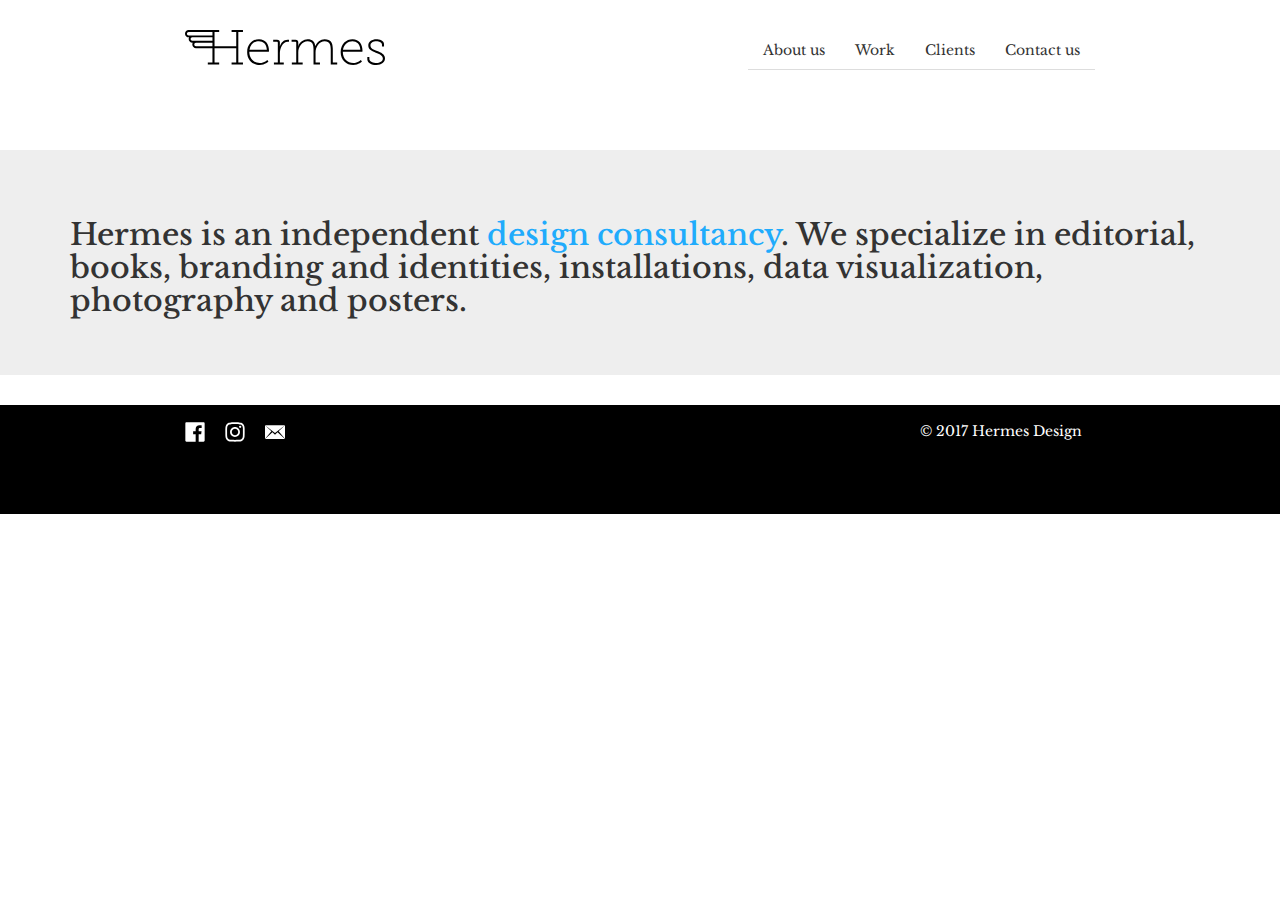
<file: index.html>
<!DOCTYPE html>
<html>
<head>
    <!-- Global site tag (gtag.js) - Google Analytics -->
<script async src="https://www.googletagmanager.com/gtag/js?id=UA-157551551-1"></script>
<script>
  window.dataLayer = window.dataLayer || [];
  function gtag(){dataLayer.push(arguments);}
  gtag('js', new Date());

  gtag('config', 'UA-157551551-1');
</script>

	<title>=Hermes</title>
	<meta charset="utf=8"/>
    <link href='https://fonts.googleapis.com/css?family=Libre+Baskerville:400,700,400italic' rel='stylesheet' type='text/css'>
  <link rel="stylesheet" href="css/bootstrap.css">
    <link rel="stylesheet" type:"text/css" href="css/main.css">
    
    <meta name="viewport" content="width=device-width, initial-scale=1.0">

</head>
<body>
    <div class="header">
      <div class="container">
        <div class="row">
          <div class="col-md-3"><div class="imglogo"><img src="img/hermes.logo.svg" width="200px"></div></div>
          <div class="col-md-9">
            <ul class="nav nav-tabs pull-right">
              <li><a href="pages/about_us.html">About us</a></li>
              <li><a href="pages/work.branding.html">Work</a></li>
              <li><a href="pages/clients.html">Clients</a></li>
              <li><a href="pages/contact_us.html">Contact us</a></li>
            </ul>
          </div>
        </div>
      </div>
    </div>

        <div class="jumbotron">
      <div class="container">
        <h2>Hermes is an independent <span id="rojo"> design consultancy</span>. We specialize in editorial, books, branding and identities, installations, data visualization, photography and posters.</h2>
      </div>
    </div>


        <div class="footer">
     <div class="container">   
       <div class="row">
        <div class="col-md-4">
       <ul>
         <li><a href="#"><img src="img/f.svg" width="20px"></a></li>
         <li><a href="#"><img src="img/i.svg" width="20px"></a></li>
         <li><a href="mailto:estudio.hermes.dg@gmail.com"><img src="img/email.svg" width="20px"></a></li>
         </ul>
        </div>
        <div class="pull-right">
          <p>&copy; 2017 Hermes Design</p>
      </div>
     </div>
    </div>
   </div> 

    <html>
</file>
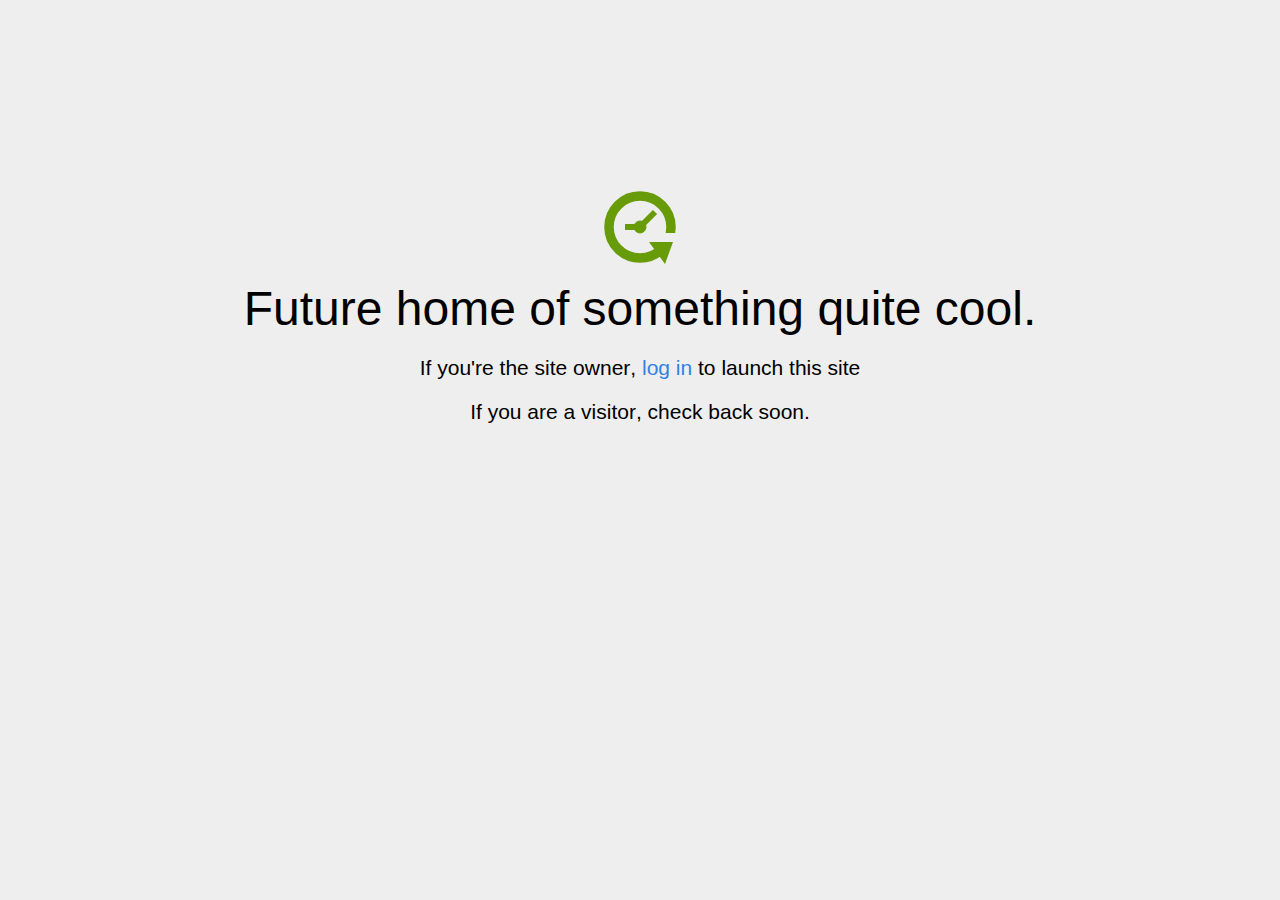
<file: home.html>
<!DOCTYPE html>
<html>
<head>
<title>Coming Soon</title>
<meta http-equiv="content-type" content="text/html; charset=utf-8" >
<meta name="viewport" content="width=device-width, initial-scale=1.0">
<style type="text/css">
body {
  /*background: linear-gradient(90deg, white, gray);*/
  background-color: #eee;
}

body, h1, p {
  font-family: "Helvetica Neue", "Segoe UI", Segoe, Helvetica, Arial, "Lucida Grande", sans-serif;
  font-weight: normal;
  margin: 0;
  padding: 0;
  text-align: center;
}

.container {
  margin-left:  auto;
  margin-right:  auto;
  margin-top: 177px;
  max-width: 1170px;
  padding-right: 15px;
  padding-left: 15px;
}

.row:before, .row:after {
  display: table;
  content: " ";
}

h1 {
  font-size: 48px;
  font-weight: 300;
  margin: 0 0 20px 0;
}

.lead {
  font-size: 21px;
  font-weight: 200;
  margin-bottom: 20px;
}

p {
  margin: 0 0 10px;
}

a {
  color: #3282e6;
  text-decoration: none;
}
</style>
</head>

<body>
<div class="container text-center" id="error">

  <svg height="100" width="100">
    <circle cx="50" cy="50" r="31" stroke="#679b08" stroke-width="9.5" fill="none" />
    <circle cx="50" cy="50" r="6" stroke="#679b08" stroke-width="1" fill="#679b08" />
    <line x1="50" y1="50" x2="35" y2="50" style="stroke:#679b08;stroke-width:6" />
    <line x1="65" y1="35" x2="50" y2="50" style="stroke:#679b08;stroke-width:6" />
    <path d="M59 65 L83 65 L75 87 Z" fill="#679b08" />
    <rect width="20" height="9" x="70" y="56" style="fill:#eee;stroke-width:0;" />
  </svg>
  <div class="row">
    <div class="col-md-12">
      <div class="main-icon text-success"><span class="uxicon uxicon-clock-refresh"></span></div>
      <h1>Future home of something quite cool.</h1>
      <p class="lead">If you're the <strong>site owner</strong>, <a href="/cpanel">log in</a> to launch this site</p>
      <p class="lead">If you are a <strong>visitor</strong>, check back soon.</p>
    </div>
  </div>

</div>

</body>
</html>
</file>
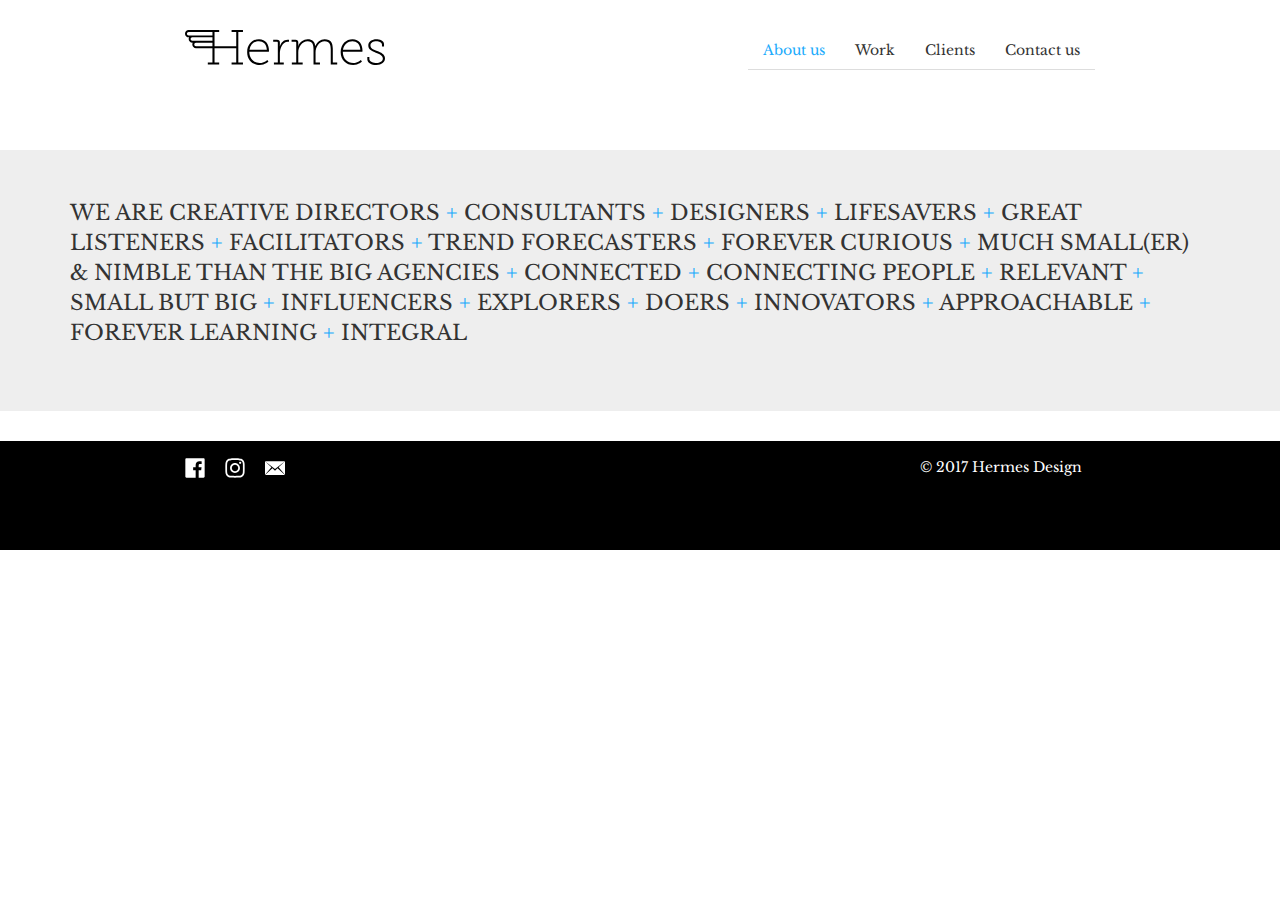
<file: pages/about_us.html>
<!DOCTYPE html>
<html>
<head>
	<title>=Hermes</title>
	<meta charset="utf=8"/>
    <link href='https://fonts.googleapis.com/css?family=Libre+Baskerville:400,700,400italic' rel='stylesheet' type='text/css'>
  <link rel="stylesheet" href="../css/bootstrap.css">
    <link rel="stylesheet" type:"text/css" href="../css/main.css">

    <meta name="viewport" content="width=device-width, initial-scale=1.0">

</head>
<body>
    <div class="header">
      <div class="container">
        <div class="row">
          <div class="col-md-3"><a href="../index.html"><div class="imglogo"><img src="../img/hermes.logo.svg" width="200px"></a></div></div>
          <div class="col-md-9">
            <ul class="nav nav-tabs pull-right">
              <li><a href="about_us.html" class="active">About us</a></li>
              <li><a href="work.branding.html">Work</a></li>
              <li><a href="clients.html">Clients</a></li>
              <li><a href="contact_us.html">Contact us</a></li>
            </ul>
          </div>
        </div>
      </div>
    </div>

        <div class="jumbotron">
      <div class="container">
        <p>WE ARE CREATIVE DIRECTORS <span>+</span> CONSULTANTS <span>+</span> DESIGNERS <span>+</span> LIFESAVERS <span>+</span> GREAT LISTENERS <span>+</span> FACILITATORS <span>+</span> TREND FORECASTERS <span>+</span> FOREVER CURIOUS <span>+</span> MUCH SMALL(ER) &amp; NIMBLE THAN THE BIG AGENCIES <span>+</span> CONNECTED <span>+</span> CONNECTING PEOPLE <span>+</span> RELEVANT <span>+</span> SMALL BUT BIG <span>+</span> INFLUENCERS <span>+</span> EXPLORERS <span>+</span> DOERS <span>+</span> INNOVATORS <span>+</span> APPROACHABLE <span>+</span> FOREVER LEARNING <span>+</span> INTEGRAL</p>
      </div>
    </div>


        <div class="footer">
     <div class="container">   
       <div class="row">
        <div class="col-md-4">
       <ul>
         <li><a href="#"><img src="../img/f.svg" width="20px"></a></li>
         <li><a href="#"><img src="../img/i.svg" width="20px"></a></li>
         <li><a href="mailto:estudio.hermes.dg@gmail.com"><img src="../img/email.svg" width="20px"></a></li>
         </ul>
        </div>
        <div class="pull-right">
          <p>&copy; 2017 Hermes Design</p>
      </div>
     </div>
    </div>
   </div> 

    <html>
</file>
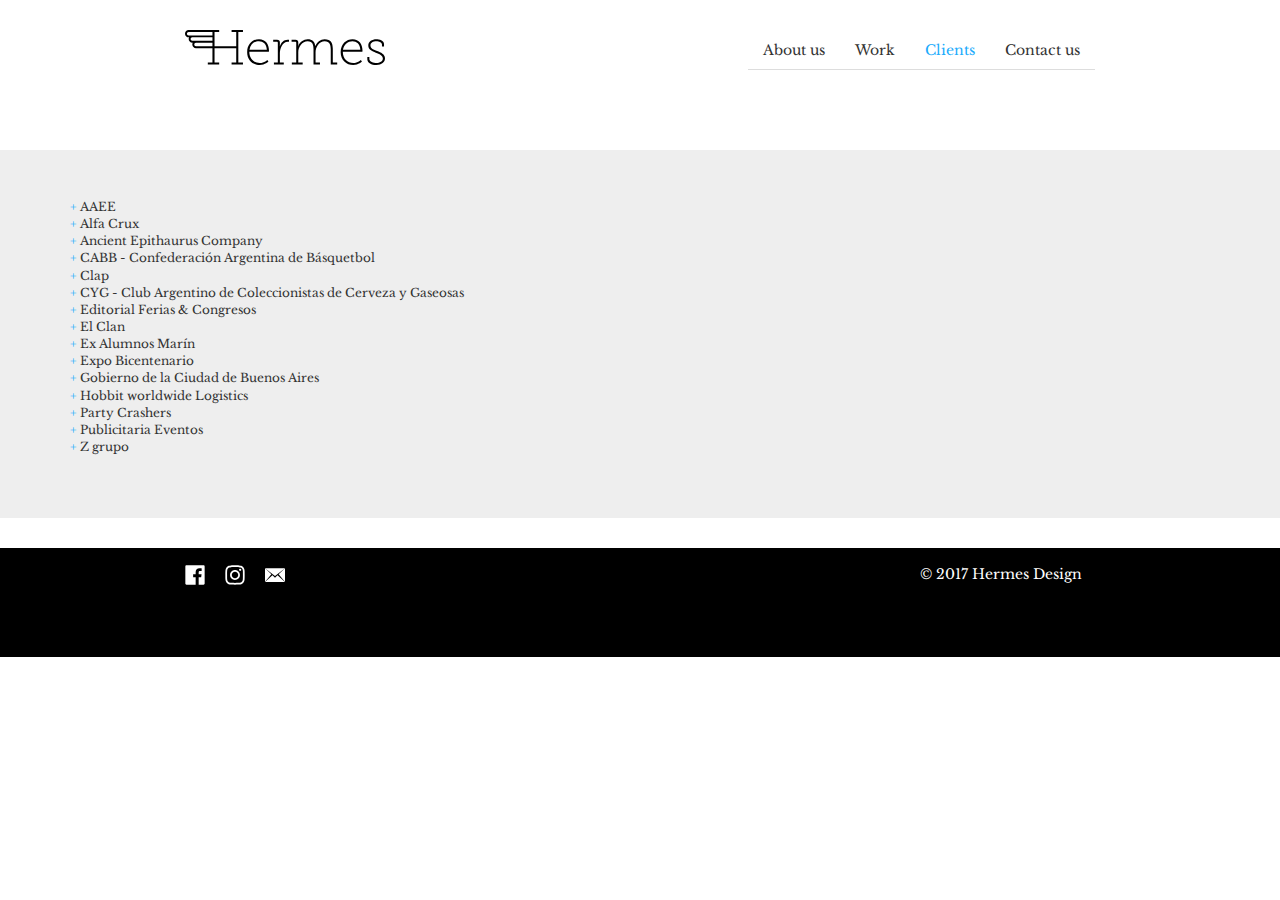
<file: pages/clients.html>
<!DOCTYPE html>
<html>
<head>
	<title>=Hermes</title>
	<meta charset="utf=8"/>
    <link href='https://fonts.googleapis.com/css?family=Libre+Baskerville:400,700,400italic' rel='stylesheet' type='text/css'>
  <link rel="stylesheet" href="../css/bootstrap.css">
    <link rel="stylesheet" type:"text/css" href="../css/main.css">

    <meta name="viewport" content="width=device-width, initial-scale=1.0">

</head>
<body>
    <div class="header">
      <div class="container">
        <div class="row">
          <div class="col-md-3"><a href="../index.html"><div class="imglogo"><img src="../img/hermes.logo.svg" width="200px"></a></div></div>
          <div class="col-md-9">
            <ul class="nav nav-tabs pull-right">
              <li><a href="about_us.html">About us</a></li>
              <li><a href="work.branding.html">Work</a></li>
              <li><a href="clients.html" class="active">Clients</a></li>
              <li><a href="contact_us.html">Contact us</a></li>
            </ul>
          </div>
        </div>
      </div>
    </div>

        <div class="jumbotron">
      <div class="container">
        <p style="font-size: 12px"><span>+</span> AAEE<br>
        <span>+</span> Alfa Crux<br>
        <span>+</span> Ancient Epithaurus Company<br>
        <span>+</span> CABB - Confederaci&oacute;n Argentina de B&aacute;squetbol<br>
        <span>+</span> Clap<br>
        <span>+</span> CYG - Club Argentino de Coleccionistas de Cerveza y Gaseosas<br>
        <span>+</span> Editorial Ferias &amp; Congresos<br>
        <span>+</span> El Clan<br>
        <span>+</span> Ex Alumnos Mar&iacute;n<br>
        <span>+</span> Expo Bicentenario<br>
        <span>+</span> Gobierno de la Ciudad de Buenos Aires<br>
        <span>+</span> Hobbit worldwide Logistics<br>
        <span>+</span> Party Crashers<br>
        <span>+</span> Publicitaria Eventos<br>
        <span>+</span> Z grupo
        </p>
      </div>
    </div>


        <div class="footer">
     <div class="container">   
       <div class="row">
        <div class="col-md-4">
       <ul>
         <li><a href="#"><img src="../img/f.svg" width="20px"></a></li>
         <li><a href="#"><img src="../img/i.svg" width="20px"></a></li>
         <li><a href="mailto:estudio.hermes.dg@gmail.com"><img src="../img/email.svg" width="20px"></a></li>
         </ul>
        </div>
        <div class="pull-right">
          <p>&copy; 2017 Hermes Design</p>
      </div>
     </div>
    </div>
   </div> 

    <html>
</file>
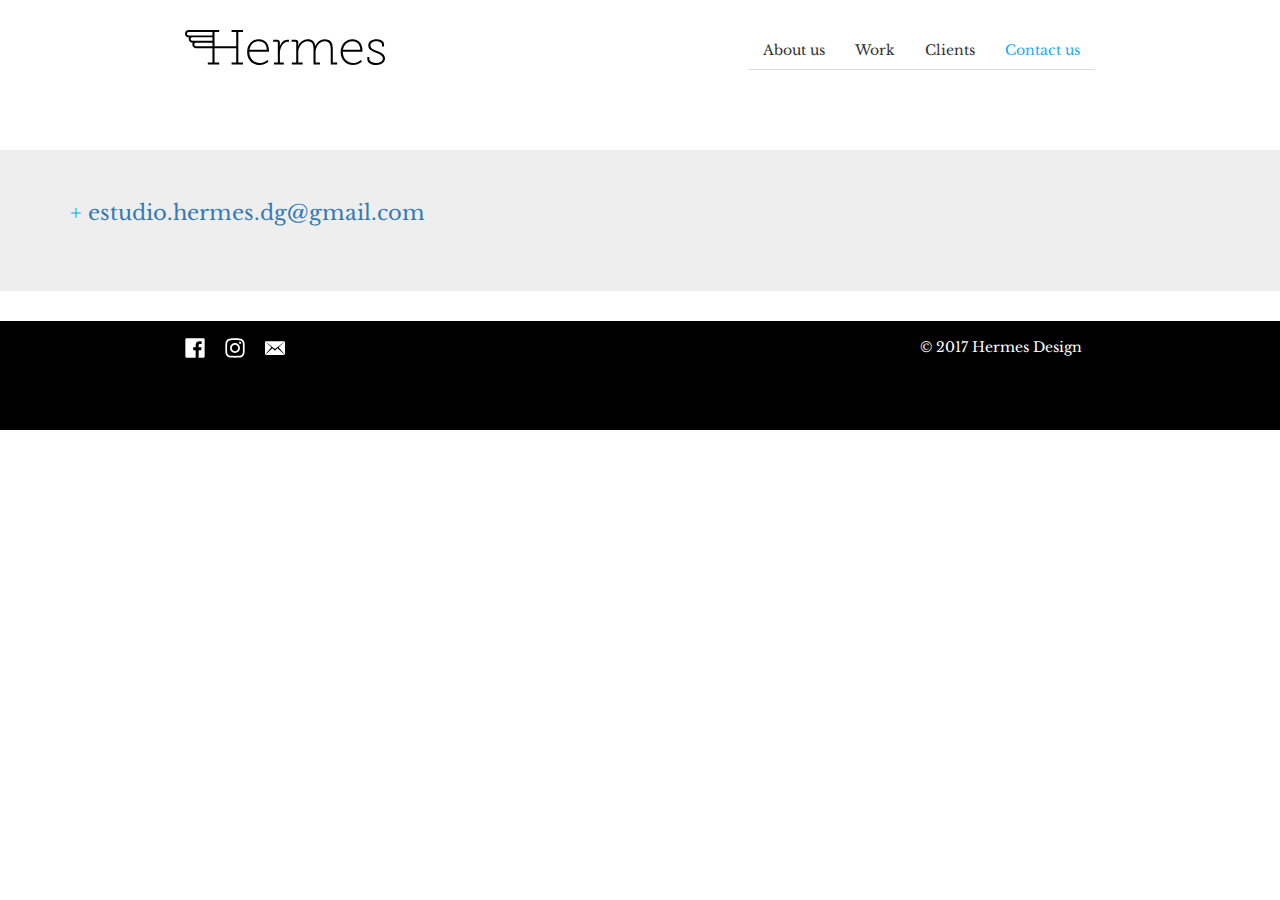
<file: pages/contact_us.html>
<!DOCTYPE html>
<html>
<head>
	<title>=Hermes</title>
	<meta charset="urf=8"/>
    <link href='https://fonts.googleapis.com/css?family=Libre+Baskerville:400,700,400italic' rel='stylesheet' type='text/css'>
  <link rel="stylesheet" href="../css/bootstrap.css">
    <link rel="stylesheet" type:"text/css" href="../css/main.css">

    <meta name="viewport" content="width=device-width, initial-scale=1.0">

</head>
<body>
    <div class="header">
      <div class="container">
        <div class="row">
          <div class="col-md-3"><a href="../index.html"><div class="imglogo"><img src="../img/hermes.logo.svg" width="200px"></a></div></div>
          <div class="col-md-9">
            <ul class="nav nav-tabs pull-right">
              <li><a href="about_us.html" >About us</a></li>
              <li><a href="work.branding.html">Work</a></li>
              <li><a href="clients.html">Clients</a></li>
              <li><a href="contact_us.html" class="active">Contact us</a></li>
            </ul>
          </div>
        </div>
      </div>
    </div>

        <div class="jumbotron">
      <div class="container">
        <p><span>+</span> <a href="mailto:estudio.hermes.dg@gmail.com">estudio.hermes.dg@gmail.com</p>
      </div>
    </div>


        <div class="footer">
     <div class="container">   
       <div class="row">
        <div class="col-md-4">
       <ul>
         <li><a href="#"><img src="../img/f.svg" width="20px"></a></li>
         <li><a href="#"><img src="../img/i.svg" width="20px"></a></li>
         <li><a href="mailto:estudio.hermes.dg@gmail.com"><img src="../img/email.svg" width="20px"></a></li>
         </ul>
        </div>
        <div class="pull-right">
          <p>&copy; 2017 Hermes Design</p>
      </div>
     </div>
    </div>
   </div> 

    <html>
</file>
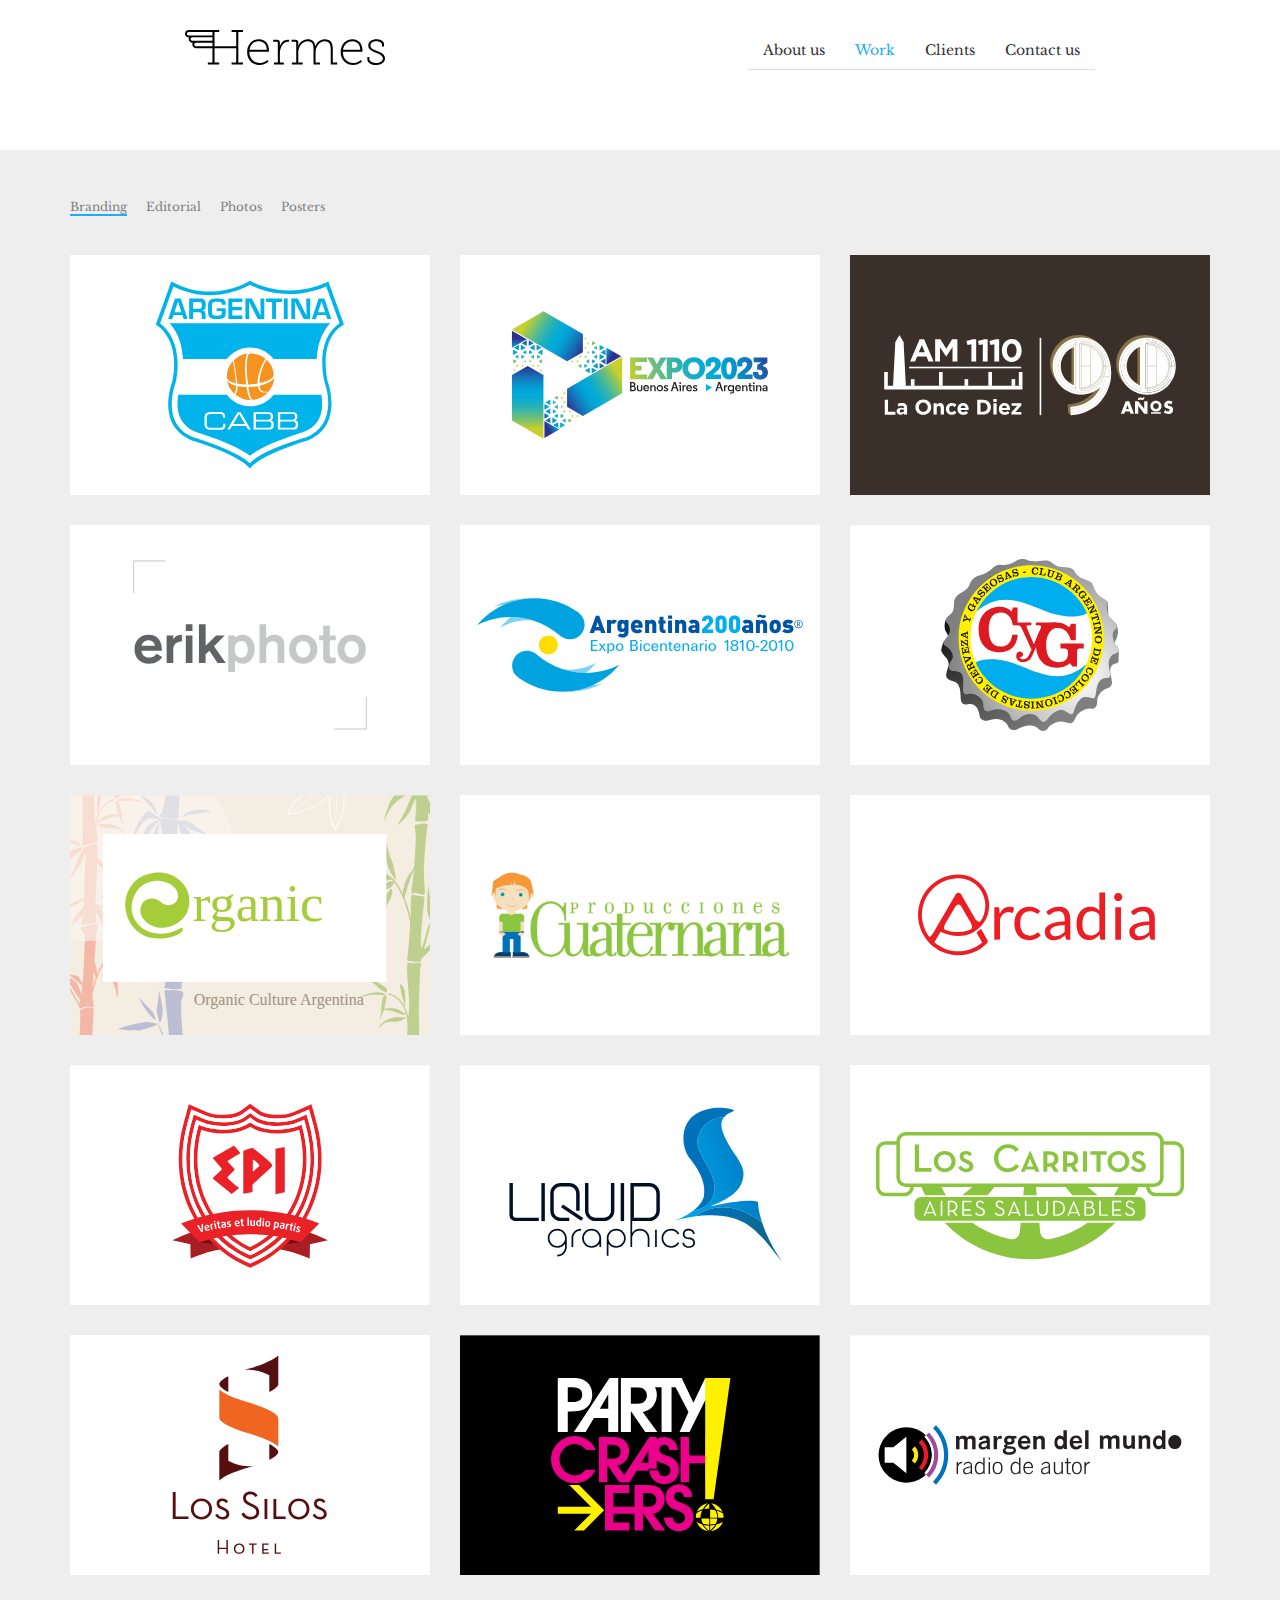
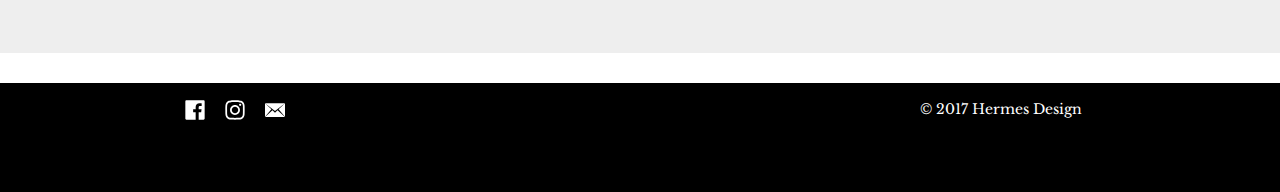
<file: pages/work.branding.html>
<!DOCTYPE html>
<html>
<head>
    <!-- Global site tag (gtag.js) - Google Analytics -->
<script async src="https://www.googletagmanager.com/gtag/js?id=UA-157551551-1"></script>
<script>
  window.dataLayer = window.dataLayer || [];
  function gtag(){dataLayer.push(arguments);}
  gtag('js', new Date());

  gtag('config', 'UA-157551551-1');
</script>

	<title>=Hermes</title>
	<meta charset="urf=8"/>
    <link href='https://fonts.googleapis.com/css?family=Libre+Baskerville:400,700,400italic' rel='stylesheet' type='text/css'>
  <link rel="stylesheet" href="../css/bootstrap.css">
    <link rel="stylesheet" type:"text/css" href="../css/main.css">
    <link rel="stylesheet" type:"text/css" href="../css/work.css">
    
    <meta name="viewport" content="width=device-width, initial-scale=1.0">
</head>
<body>
    <div class="header">
      <div class="container">
        <div class="row">
          <div class="col-md-3"><a href="../index.html"><div class="imglogo"><img src="../img/hermes.logo.svg" width="200px"></a></div></div>
          <div class="col-md-9">
            <ul class="nav nav-tabs pull-right">
              <li><a href="about_us.html">About us</a></li>
              <li><a href="work.branding.html" class="active">Work</a></li>
              <li><a href="clients.html">Clients</a></li>
              <li><a href="contact_us.html">Contact us</a></li>
            </ul>
          </div>
        </div>
      </div>
    </div>

        <div class="jumbotron">

    <div class="container">

       <div class="row">
        <div class="worknav">
        <div class="col-md-12">
       <ul>
         <li><a href="work.branding.html" id="activework">Branding</a></li>
         <li><a href="work.editorial.html">Editorial</a></li>
         <li><a href="work.photos.html">Photos</a></li>
         <li><a href="work.posters.html">Posters</a></li>
         <!-- <li><a href="work.websites.html">Websites</a></li> -->
         </ul>
        </div>
      </div>
    </div>

      <div class="row">
        <div class="col-md-4"><img class="img-responsive" src="../img/w.i.caab.svg"/></div>        <div class="col-md-4"><img class="img-responsive" src="../img/w.i.expo2023.svg"/></div>
        <div class="col-md-4"><img class="img-responsive" src="../img/w.i.1110-90aniv.svg"/></div>
      </div>

      <div class="row">
        <div class="col-md-4"><img class="img-responsive" src="../img/w.i.erikphoto.svg"/></div>        <div class="col-md-4"><img class="img-responsive" src="../img/w.i.arg200.svg"/></div>
        <div class="col-md-4"><img class="img-responsive" src="../img/w.i.cyg.svg"/></div>
      </div>

      <div class="row">
        <div class="col-md-4"><img class="img-responsive" src="../img/w.i.organic.svg"/></div>        <div class="col-md-4"><img class="img-responsive" src="../img/w.i.cuaternaria.jpg"/></div>
        <div class="col-md-4"><img class="img-responsive" src="../img/w.i.arcadia.svg"/></div>
      </div>

      <div class="row">
        <div class="col-md-4"><img class="img-responsive" src="../img/w.i.epi.svg"/></div>
        <div class="col-md-4"><img class="img-responsive" src="../img/w.i.lg.svg"/></div>
        <div class="col-md-4"><img class="img-responsive" src="../img/w.i.loscarritos.svg"/></div>
      </div>

    <div class="row">
        <div class="col-md-4"><img class="img-responsive" src="../img/w.i.lossilos.svg"/></div>
        <div class="col-md-4"><img class="img-responsive" src="../img/w.i.party.svg"/></div>
        <div class="col-md-4"><img class="img-responsive" src="../img/w.i.radiomargen.svg"/></div>
      </div>
    </div>

        </div>


        <div class="footer">
     <div class="container">   
       <div class="row">
        <div class="col-md-4">
       <ul>
         <li><a href="#"><img src="../img/f.svg" width="20px"></a></li>
         <li><a href="#"><img src="../img/i.svg" width="20px"></a></li>
         <li><a href="mailto:estudio.hermes.dg@gmail.com"><img src="../img/email.svg" width="20px"></a></li>
         </ul>
        </div>
        <div class="pull-right">
          <p>&copy; 2017 Hermes Design</p>
      </div>
     </div>
    </div>
   </div> 

    <html>
</file>
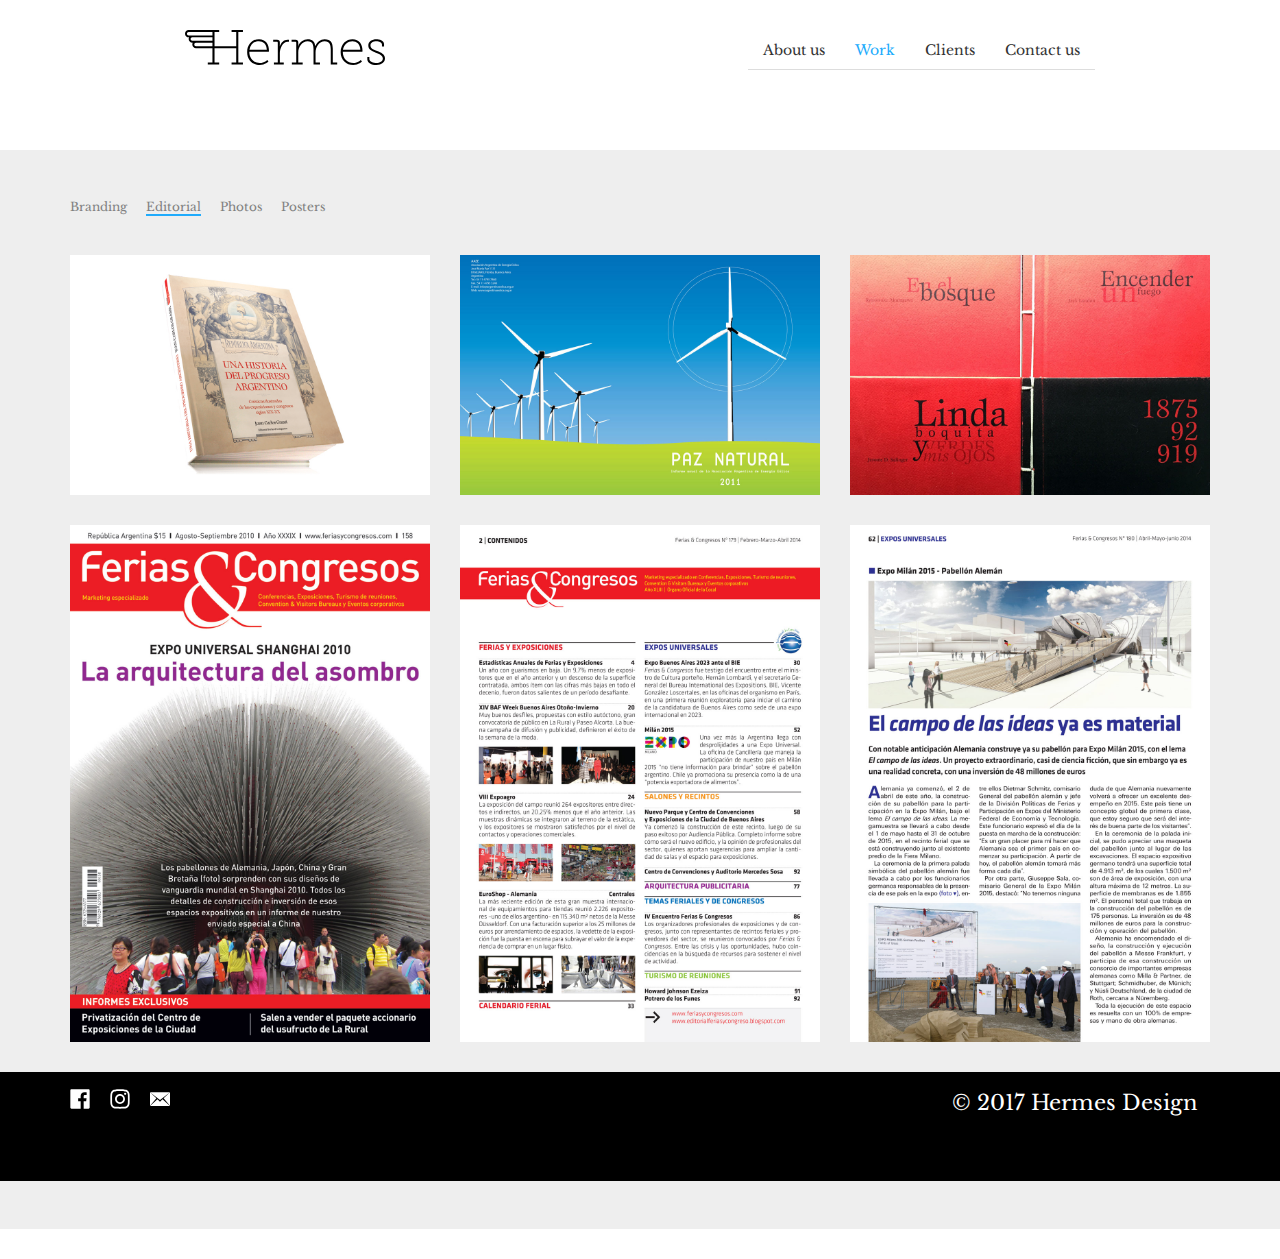
<file: pages/work.editorial.html>
<!DOCTYPE html>
<html>
<head>
	<title>=Hermes</title>
	<meta charset="urf=8"/>
    <link href='https://fonts.googleapis.com/css?family=Libre+Baskerville:400,700,400italic' rel='stylesheet' type='text/css'>
  <link rel="stylesheet" href="../css/bootstrap.css">
    <link rel="stylesheet" type:"text/css" href="../css/main.css">
    <link rel="stylesheet" type:"text/css" href="../css/work.css">

    <meta name="viewport" content="width=device-width, initial-scale=1.0">
</head>
<body>
    <div class="header">
      <div class="container">
        <div class="row">
          <div class="col-md-3"><a href="../index.html"><div class="imglogo"><img src="../img/hermes.logo.svg" width="200px"></a></div></div>
          <div class="col-md-9">
            <ul class="nav nav-tabs pull-right">
              <li><a href="about_us.html">About us</a></li>
              <li><a href="work.branding.html" class="active">Work</a></li>
              <li><a href="clients.html">Clients</a></li>
              <li><a href="contact_us.html">Contact us</a></li>
            </ul>
          </div>
        </div>
      </div>
    </div>

        <div class="jumbotron">

    <div class="container">

       <div class="row">
        <div class="worknav">
        <div class="col-md-12">
       <ul>
         <li><a href="work.branding.html">Branding</a></li>
         <li><a href="work.editorial.html" id="activework">Editorial</a></li>
         <li><a href="work.photos.html">Photos</a></li>
         <li><a href="work.posters.html">Posters</a></li>
         <!-- <li><a href="work.websites.html">Websites</a></li> -->
         </ul>
        </div>
      </div>
    </div>

      <div class="row">
        <div class="col-md-4"><img class="img-responsive" src="../img/w.e.librofyc.jpg"/></div>        <div class="col-md-4"><img class="img-responsive" src="../img/w.e.aaee.jpg"/></div>
        <div class="col-md-4"><img class="img-responsive" src="../img/w.e.longi_baja.jpg"/></div>
      </div>

      <div class="row">
        <div class="col-md-4"><img class="img-responsive" src="../img/w.e.fyctapa.jpg"/></div>
        <div class="col-md-4"><img class="img-responsive" src="../img/w.e.fycint02.jpg"/></div>
        <div class="col-md-4"><img class="img-responsive" src="../img/w.e.fycint01.jpg"/></div>
      </div>


        </div>


        <div class="footer">
     <div class="container">   
       <div class="row">
        <div class="col-md-4">
       <ul>
         <li><a href="#"><img src="../img/f.svg" width="20px"></a></li>
         <li><a href="#"><img src="../img/i.svg" width="20px"></a></li>
         <li><a href="mailto:estudio.hermes.dg@gmail.com"><img src="../img/email.svg" width="20px"></a></li>
         </ul>
        </div>
        <div class="pull-right">
          <p>&copy; 2017 Hermes Design</p>
      </div>
     </div>
    </div>
   </div> 

    <html>
</file>
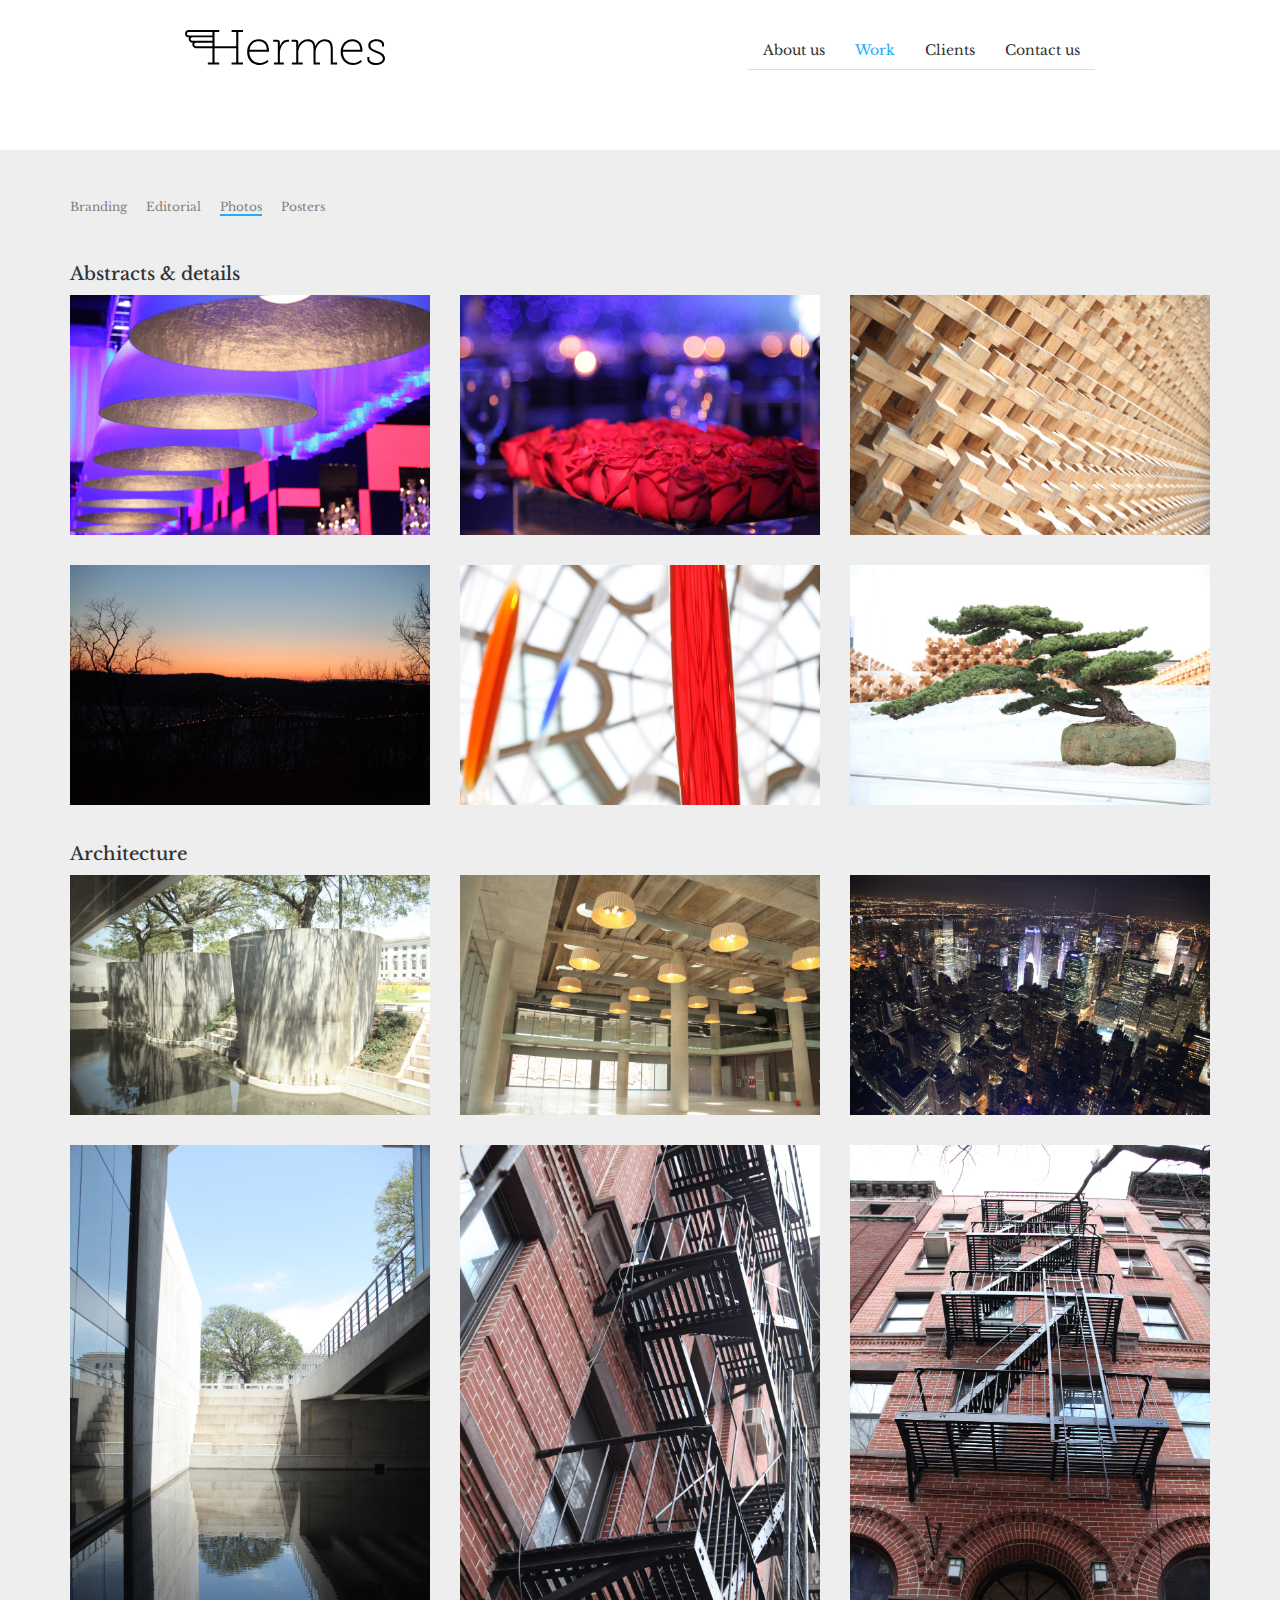
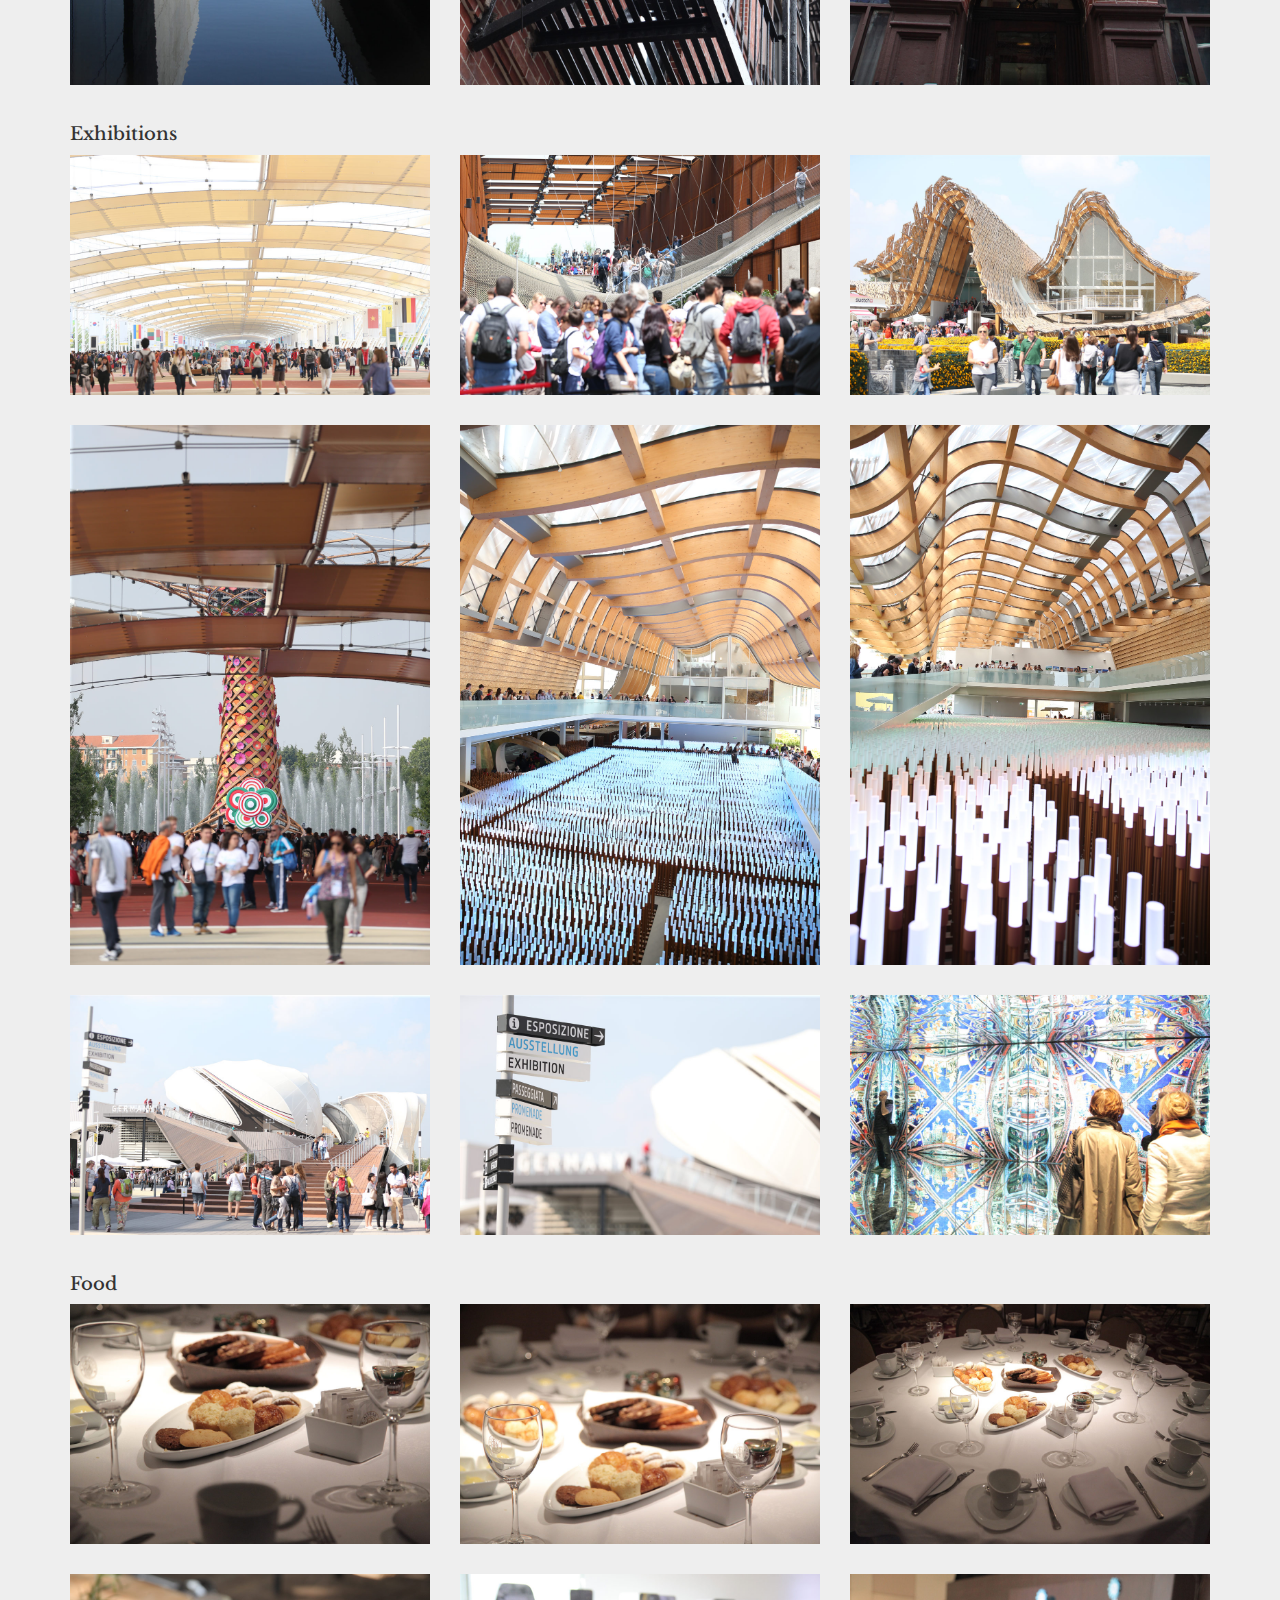
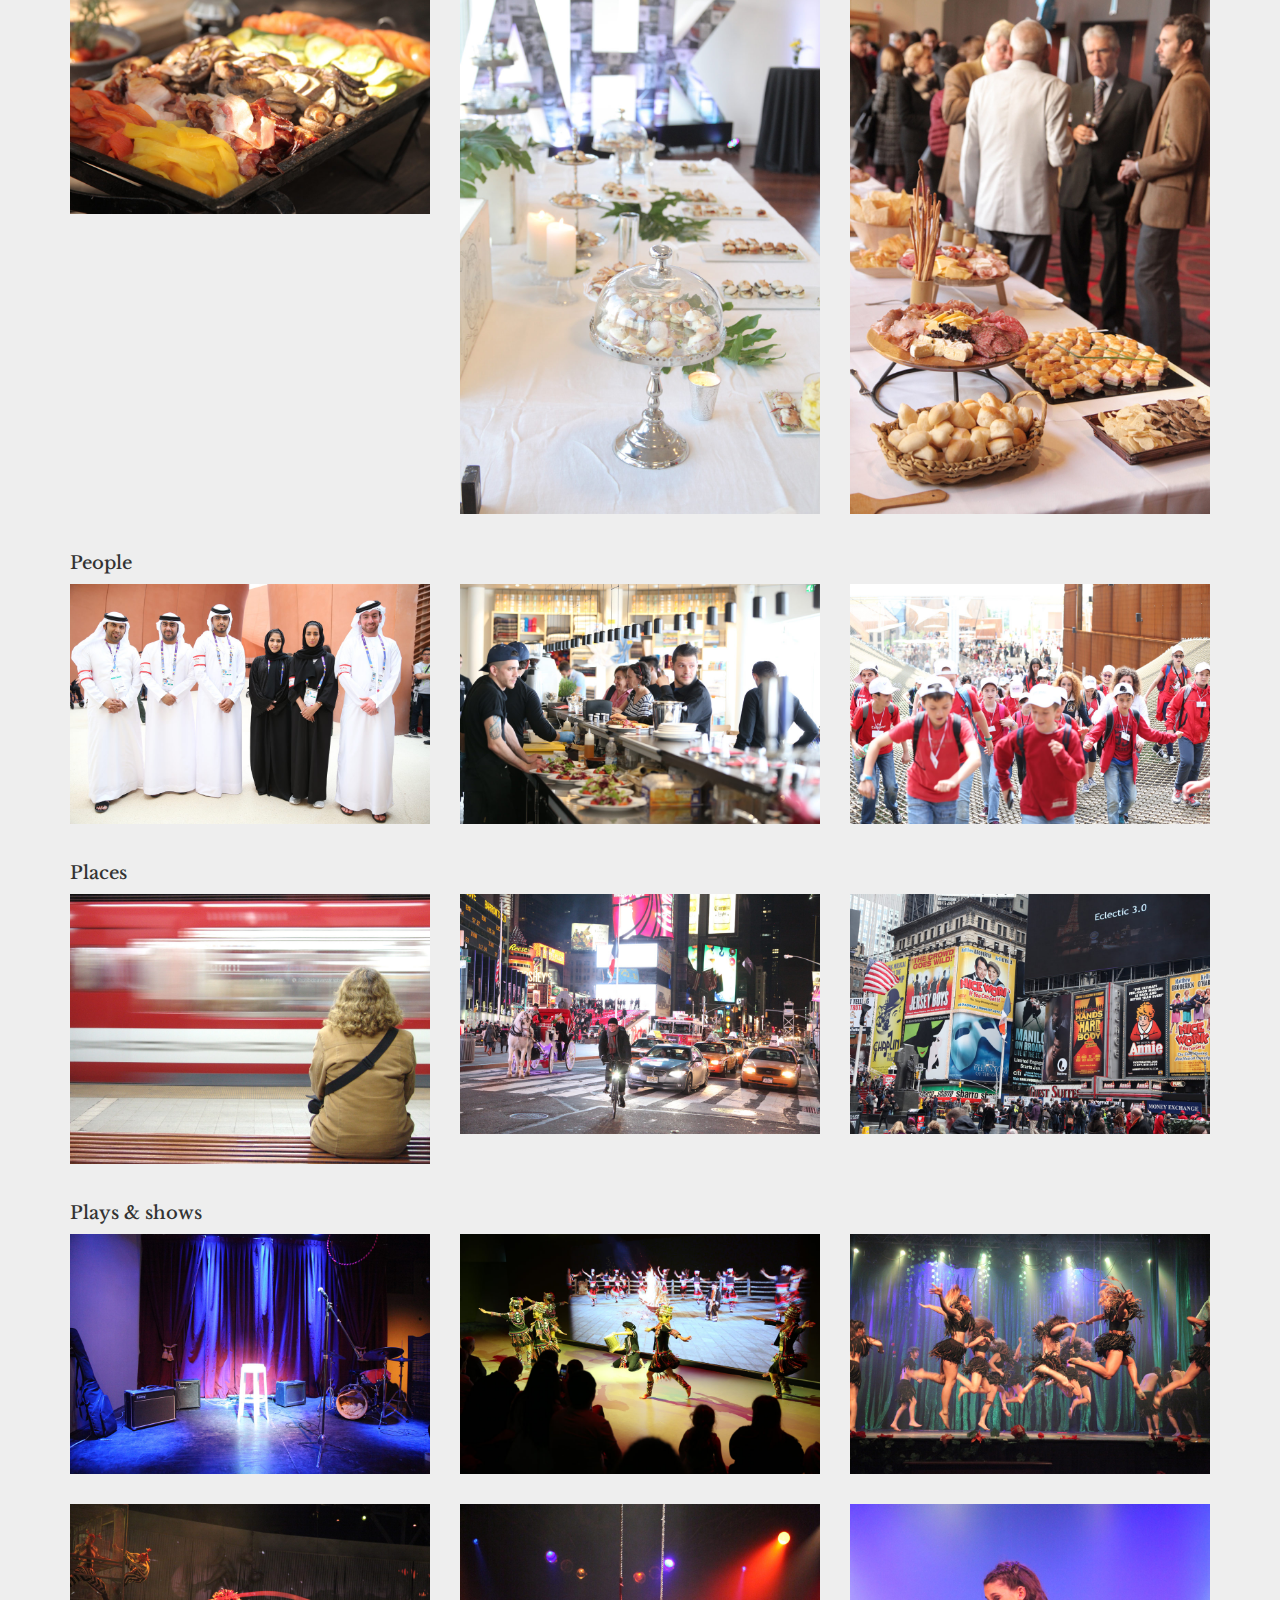
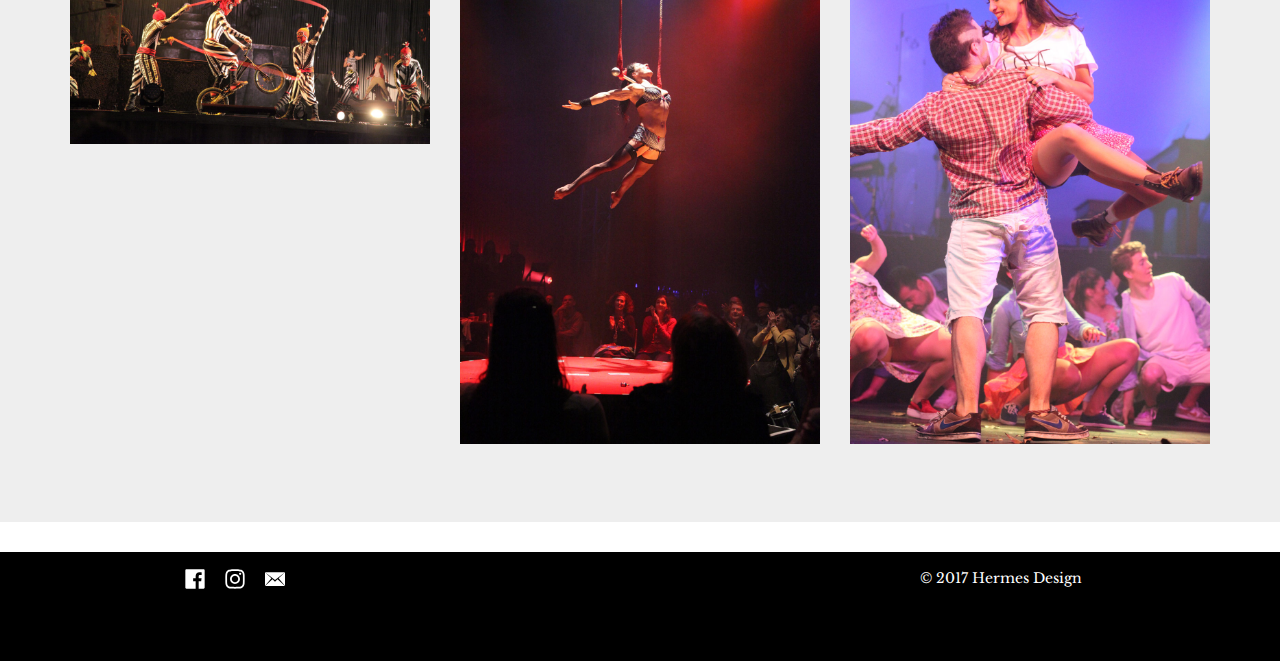
<file: pages/work.photos.html>
<!DOCTYPE html>
<html>
<head>
	<title>=Hermes</title>
	<meta charset="urf=8"/>
    <link href='https://fonts.googleapis.com/css?family=Libre+Baskerville:400,700,400italic' rel='stylesheet' type='text/css'>
  <link rel="stylesheet" href="../css/bootstrap.css">
    <link rel="stylesheet" type:"text/css" href="../css/main.css">
    <link rel="stylesheet" type:"text/css" href="../css/work.css">

    <meta name="viewport" content="width=device-width, initial-scale=1.0">
</head>
<body>
    <div class="header">
      <div class="container">
        <div class="row">
          <div class="col-md-3"><a href="../index.html"><div class="imglogo"><img src="../img/hermes.logo.svg" width="200px"></a></div></div>
          <div class="col-md-9">
            <ul class="nav nav-tabs pull-right">
              <li><a href="about_us.html">About us</a></li>
              <li><a href="work.branding.html" class="active">Work</a></li>
              <li><a href="clients.html">Clients</a></li>
              <li><a href="contact_us.html">Contact us</a></li>
            </ul>
          </div>
        </div>
      </div>
    </div>

        <div class="jumbotron">

    <div class="container">

       <div class="row">
        <div class="worknav">
        <div class="col-md-12">
       <ul>
         <li><a href="work.branding.html">Branding</a></li>
         <li><a href="work.editorial.html">Editorial</a></li>
         <li><a href="work.photos.html" id="activework">Photos</a></li>
         <li><a href="work.posters.html">Posters</a></li>
         <!-- <li><a href="work.websites.html">Websites</a></li> -->
         </ul>
        </div>
      </div>
    </div>

    <h4>Abstracts &amp; details</h4>

      <div class="row">
        <div class="col-md-4"><img class="img-responsive" src="../photos/abstract/w.p.abstract_01.jpg"/></div>        <div class="col-md-4"><img class="img-responsive" src="../photos/abstract/w.p.abstract_02.jpg"/></div>
        <div class="col-md-4"><img class="img-responsive" src="../photos/abstract/w.p.abstract_03.jpg"/></div>
      </div>


      <div class="row">
        <div class="col-md-4"><img class="img-responsive" src="../photos/abstract/w.p.abstract_05.jpg"/></div>
        <div class="col-md-4"><img class="img-responsive" src="../photos/abstract/w.p.abstract_06.jpg"/></div>
        <div class="col-md-4"><img class="img-responsive" src="../photos/abstract/w.p.abstract_04.jpg"/></div>
      </div>


    <h4>Architecture</h4>


    <div class="row">
        <div class="col-md-4"><img class="img-responsive" src="../photos/architecture/w.p.arch_01.jpg"/></div>
        <div class="col-md-4"><img class="img-responsive" src="../photos/architecture/w.p.arch_02.jpg"/></div>
        <div class="col-md-4"><img class="img-responsive" src="../photos/architecture/w.p.arch_08.jpg"/></div>
      </div>

    <div class="row">
        <div class="col-md-4"><img class="img-responsive" src="../photos/architecture/w.p.arch_03.jpg"/></div>
        <div class="col-md-4"><img class="img-responsive" src="../photos/architecture/w.p.arch_04.jpg"/></div>
        <div class="col-md-4"><img class="img-responsive" src="../photos/architecture/w.p.arch_05.jpg"/></div>
    </div>


        <h4>Exhibitions</h4>


    <div class="row">
        <div class="col-md-4"><img class="img-responsive" src="../photos/exhibitions/w.p.expo_03.jpg"/></div>
        <div class="col-md-4"><img class="img-responsive" src="../photos/exhibitions/w.p.expo_04.jpg"/></div>
        <div class="col-md-4"><img class="img-responsive" src="../photos/exhibitions/w.p.expo_05.jpg"/></div>
      </div>

    <div class="row">
        <div class="col-md-4"><img class="img-responsive" src="../photos/exhibitions/w.p.expo_09.jpg"/></div>
        <div class="col-md-4"><img class="img-responsive" src="../photos/exhibitions/w.p.expo_08.jpg"/></div>
        <div class="col-md-4"><img class="img-responsive" src="../photos/exhibitions/w.p.expo_06.jpg"/></div>
    </div>

    <div class="row">
        <div class="col-md-4"><img class="img-responsive" src="../photos/exhibitions/w.p.expo_10.jpg"/></div>
        <div class="col-md-4"><img class="img-responsive" src="../photos/exhibitions/w.p.expo_11.jpg"/></div>
        <div class="col-md-4"><img class="img-responsive" src="../photos/exhibitions/w.p.expo_14.jpg"/></div>
    </div>


        <h4>Food</h4>

    <div class="row">
        <div class="col-md-4"><img class="img-responsive" src="../photos/food/w.p.food_01.jpg"/></div>
        <div class="col-md-4"><img class="img-responsive" src="../photos/food/w.p.food_03.jpg"/></div>
        <div class="col-md-4"><img class="img-responsive" src="../photos/food/w.p.food_02.jpg"/></div>
      </div>

    <div class="row">
        <div class="col-md-4"><img class="img-responsive" src="../photos/food/w.p.food_05.jpg"/></div>
        <div class="col-md-4"><img class="img-responsive" src="../photos/food/w.p.food_06.jpg"/></div>
        <div class="col-md-4"><img class="img-responsive" src="../photos/food/w.p.food_04.jpg"/></div>
    </div>

        <h4>People</h4>

    <div class="row">
        <div class="col-md-4"><img class="img-responsive" src="../photos/people/w.p.people_02.jpg"/></div>
        <div class="col-md-4"><img class="img-responsive" src="../photos/people/w.p.people_03.jpg"/></div>
        <div class="col-md-4"><img class="img-responsive" src="../photos/people/w.p.people_01.jpg"/></div>
      </div>

        <h4>Places</h4>

    <div class="row">
        <div class="col-md-4"><img class="img-responsive" src="../photos/places/w.p.places_01.jpg"/></div>
        <div class="col-md-4"><img class="img-responsive" src="../photos/places/w.p.places_04.jpg"/></div>
        <div class="col-md-4"><img class="img-responsive" src="../photos/places/w.p.places_06.jpg"/></div>
      </div>

        <h4>Plays &amp; shows</h4>

    <div class="row">
        <div class="col-md-4"><img class="img-responsive" src="../photos/plays/w.p.play_02.jpg"/></div>
        <div class="col-md-4"><img class="img-responsive" src="../photos/plays/w.p.play_03.jpg"/></div>
        <div class="col-md-4"><img class="img-responsive" src="../photos/plays/w.p.play_04.jpg"/></div>
      </div>

    <div class="row">
        <div class="col-md-4"><img class="img-responsive" src="../photos/plays/w.p.play_06.jpg"/></div>
        <div class="col-md-4"><img class="img-responsive" src="../photos/plays/w.p.play_01.jpg"/></div>
        <div class="col-md-4"><img class="img-responsive" src="../photos/plays/w.p.play_05.jpg"/></div>
    </div>

    </div>

        </div>


        <div class="footer">
     <div class="container">   
       <div class="row">
        <div class="col-md-4">
       <ul>
         <li><a href="#"><img src="../img/f.svg" width="20px"></a></li>
         <li><a href="#"><img src="../img/i.svg" width="20px"></a></li>
         <li><a href="mailto:estudio.hermes.dg@gmail.com"><img src="../img/email.svg" width="20px"></a></li>
         </ul>
        </div>
        <div class="pull-right">
          <p>&copy; 2017 Hermes Design</p>
      </div>
     </div>
    </div>
   </div> 

    <html>
</file>
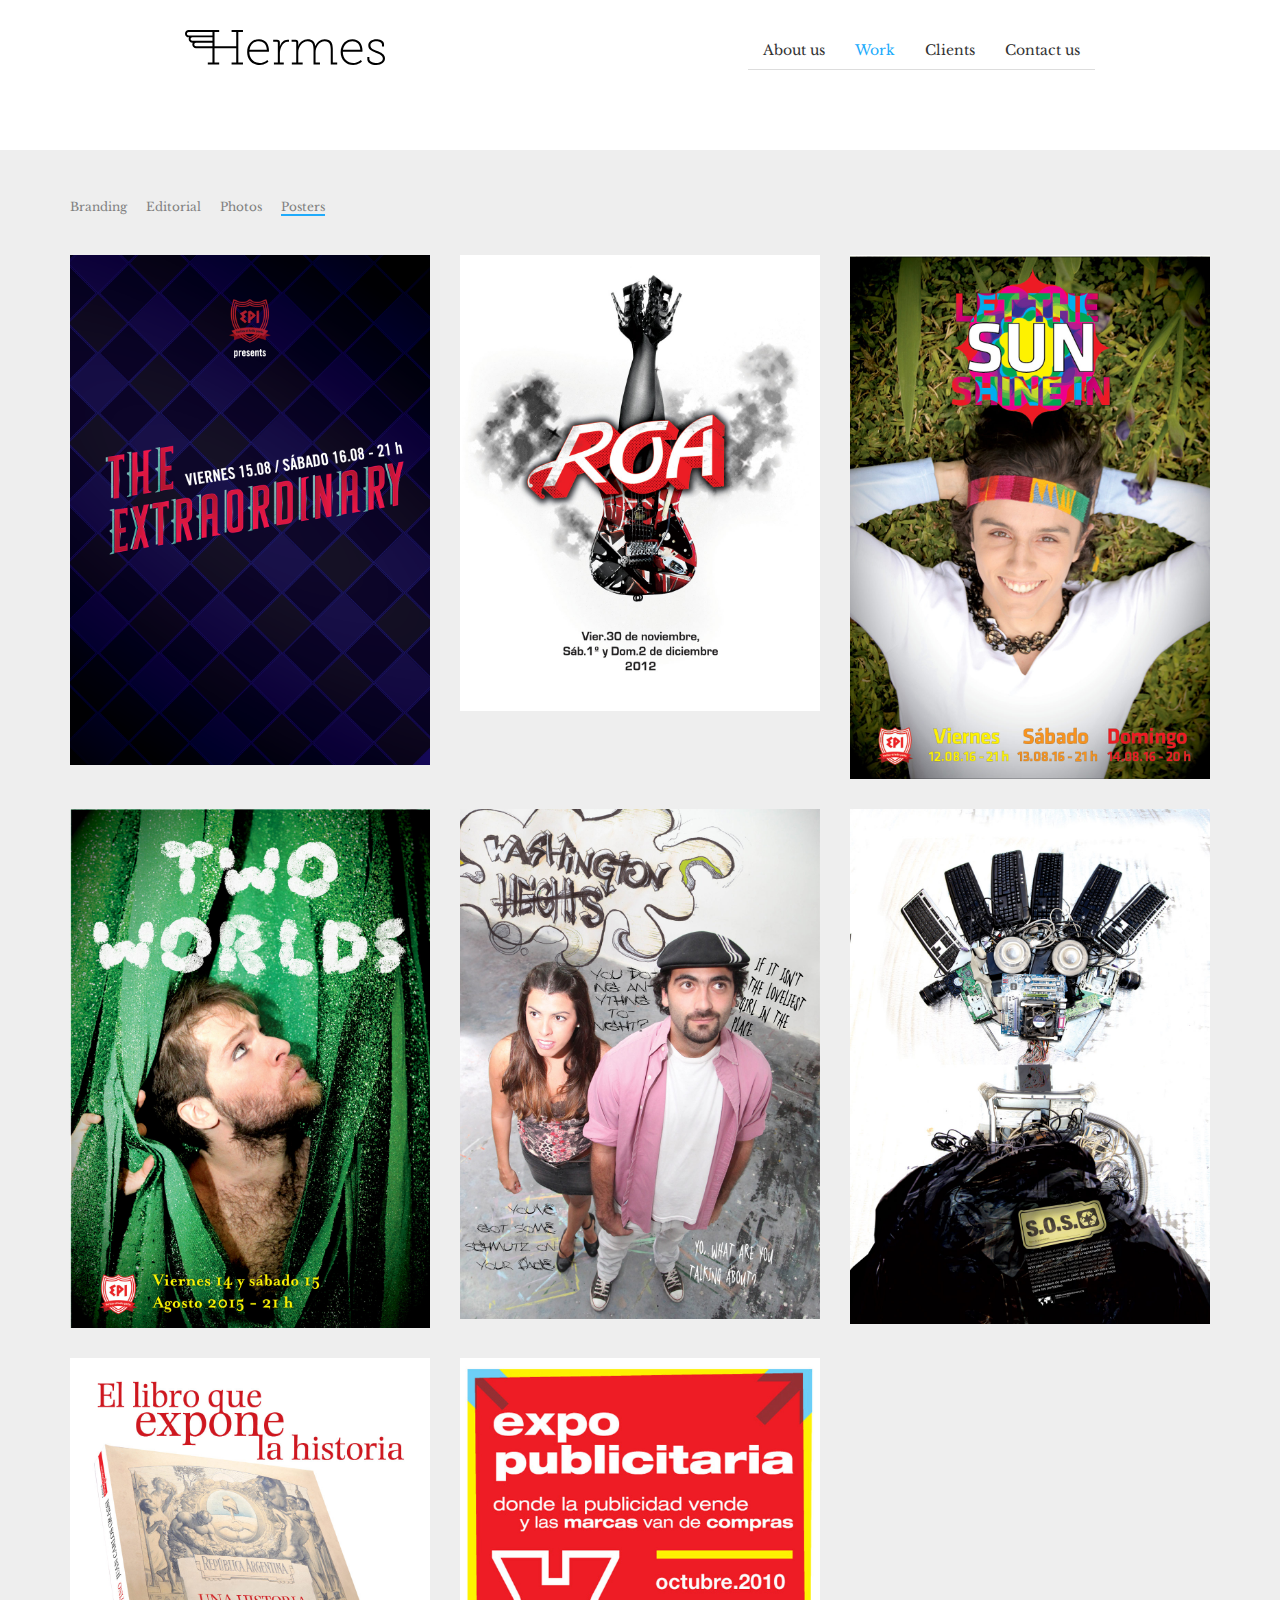
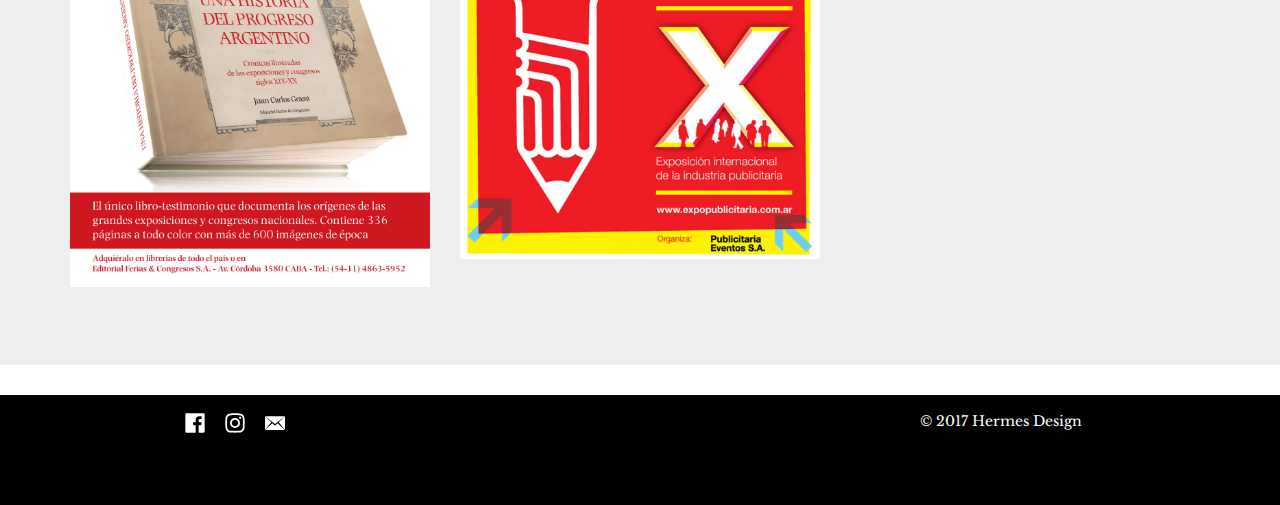
<file: pages/work.posters.html>
<!DOCTYPE html>
<html>
<head>
	<title>=Hermes</title>
	<meta charset="urf=8"/>
    <link href='https://fonts.googleapis.com/css?family=Libre+Baskerville:400,700,400italic' rel='stylesheet' type='text/css'>
  <link rel="stylesheet" href="../css/bootstrap.css">
    <link rel="stylesheet" type:"text/css" href="../css/main.css">
    <link rel="stylesheet" type:"text/css" href="../css/work.css">

    <meta name="viewport" content="width=device-width, initial-scale=1.0">
</head>
<body>
    <div class="header">
      <div class="container">
        <div class="row">
          <div class="col-md-3"><a href="../index.html"><div class="imglogo"><img src="../img/hermes.logo.svg" width="200px"></a></div></div>
          <div class="col-md-9">
            <ul class="nav nav-tabs pull-right">
              <li><a href="about_us.html">About us</a></li>
              <li><a href="work.branding.html" class="active">Work</a></li>
              <li><a href="clients.html">Clients</a></li>
              <li><a href="contact_us.html">Contact us</a></li>
            </ul>
          </div>
        </div>
      </div>
    </div>

        <div class="jumbotron">

    <div class="container">

       <div class="row">
        <div class="worknav">
        <div class="col-md-12">
       <ul>
         <li><a href="work.branding.html">Branding</a></li>
         <li><a href="work.editorial.html">Editorial</a></li>
         <li><a href="work.photos.html">Photos</a></li>
         <li><a href="work.posters.html" id="activework">Posters</a></li>
         <!-- <li><a href="work.websites.html">Websites</a></li> -->
         </ul>
        </div>
      </div>
    </div>

      <div class="row">
        <div class="col-md-4"><img class="img-responsive" src="../img/w.p.theext.png"/></div>        <div class="col-md-4"><img class="img-responsive" src="../img/w.p.roa.jpg"/></div>
        <div class="col-md-4"><img class="img-responsive" src="../img/w.p.let.jpg"/></div>
      </div>

      <div class="row">
        <div class="col-md-4"><img class="img-responsive" src="../img/w.p.twoworlds.jpg"/></div>
        <div class="col-md-4"><img class="img-responsive" src="../img/w.p.wh.jpg"/></div>
        <div class="col-md-4"><img class="img-responsive" src="../img/w.p.sos.jpg"/></div>
      </div>

            <div class="row">
        <div class="col-md-4"><img class="img-responsive" src="../img/w.p.librofyc.jpg"/></div>
        <div class="col-md-4"><img class="img-responsive" src="../img/w.p.publicitaria.jpg"/></div>

      </div>

    </div>

        </div>


        <div class="footer">
     <div class="container">   
       <div class="row">
        <div class="col-md-4">
       <ul>
         <li><a href="#"><img src="../img/f.svg" width="20px"></a></li>
         <li><a href="#"><img src="../img/i.svg" width="20px"></a></li>
         <li><a href="mailto:estudio.hermes.dg@gmail.com"><img src="../img/email.svg" width="20px"></a></li>
         </ul>
        </div>
        <div class="pull-right">
          <p>&copy; 2017 Hermes Design</p>
      </div>
     </div>
    </div>
   </div> 

    <html>
</file>
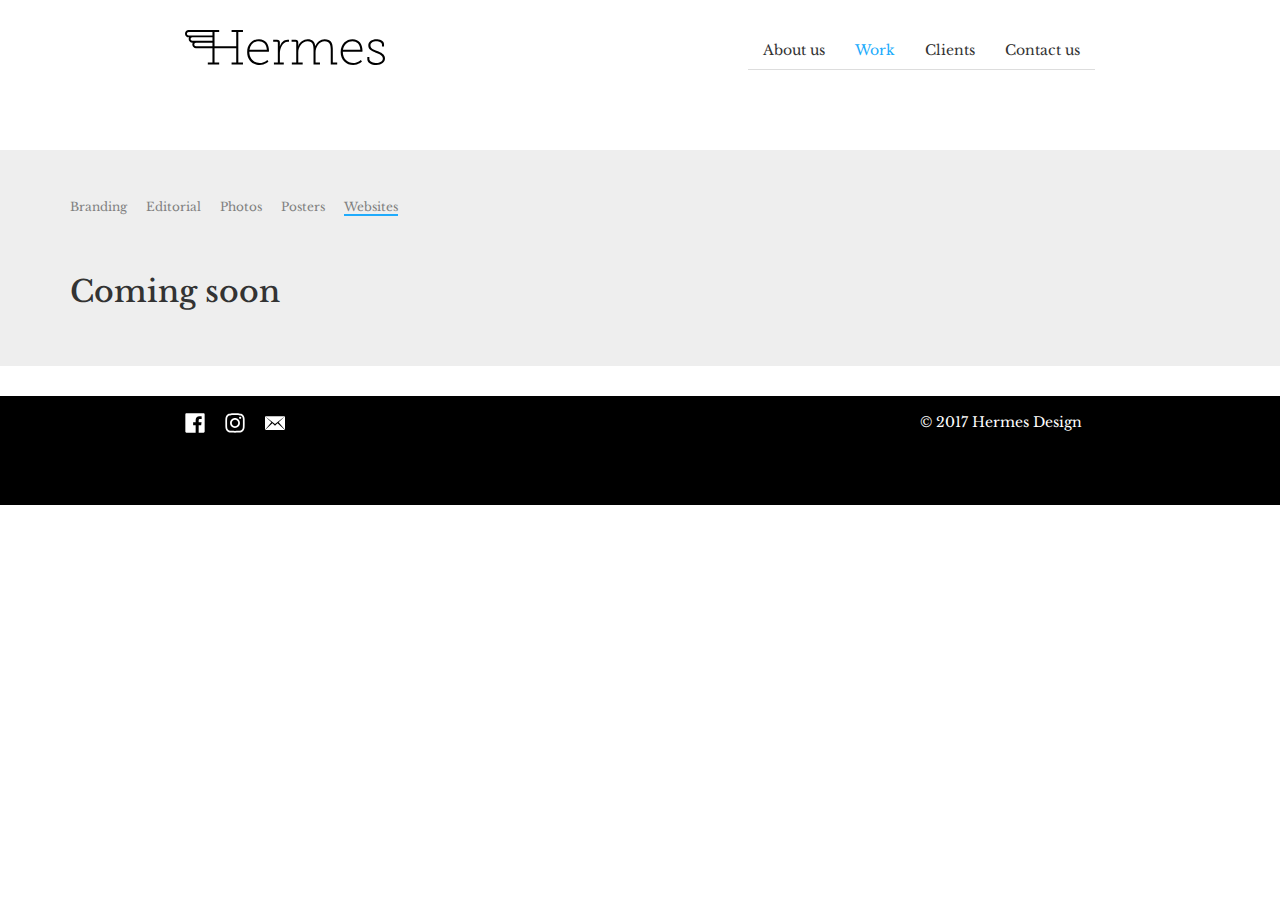
<file: pages/work.websites.html>
<!DOCTYPE html>
<html>
<head>
	<title>=Hermes</title>
	<meta charset="urf=8"/>
    <link href='https://fonts.googleapis.com/css?family=Libre+Baskerville:400,700,400italic' rel='stylesheet' type='text/css'>
  <link rel="stylesheet" href="../css/bootstrap.css">
    <link rel="stylesheet" type:"text/css" href="../css/main.css">
    <link rel="stylesheet" type:"text/css" href="../css/work.css">

    <meta name="viewport" content="width=device-width, initial-scale=1.0">
</head>
<body>
    <div class="header">
      <div class="container">
        <div class="row">
          <div class="col-md-3"><a href="../index.html"><div class="imglogo"><img src="../img/hermes.logo.svg" width="200px"></a></div></div>
          <div class="col-md-9">
            <ul class="nav nav-tabs pull-right">
              <li><a href="about_us.html">About us</a></li>
              <li><a href="work.branding.html" class="active">Work</a></li>
              <li><a href="clients.html">Clients</a></li>
              <li><a href="contact_us.html">Contact us</a></li>
            </ul>
          </div>
        </div>
      </div>
    </div>

        <div class="jumbotron">

    <div class="container">

       <div class="row">
        <div class="worknav">
        <div class="col-md-12">
       <ul>
         <li><a href="work.branding.html">Branding</a></li>
         <li><a href="work.editorial.html">Editorial</a></li>
         <li><a href="work.photos.html">Photos</a></li>
         <li><a href="work.posters.html">Posters</a></li>
         <li><a href="work.websites.html" id="activework">Websites</a></li>
         </ul>
        </div>
      </div>
    </div>

<h2>Coming soon</h2>

    </div>

        </div>


        <div class="footer">
     <div class="container">   
       <div class="row">
        <div class="col-md-4">
       <ul>
         <li><a href="#"><img src="../img/f.svg" width="20px"></a></li>
         <li><a href="#"><img src="../img/i.svg" width="20px"></a></li>
         <li><a href="estudio.hermes.dg@gmail.com"><img src="../img/email.svg" width="20px"></a></li>
         </ul>
        </div>
        <div class="pull-right">
          <p>&copy; 2017 Hermes Design</p>
      </div>
     </div>
    </div>
   </div> 

    <html>
</file>
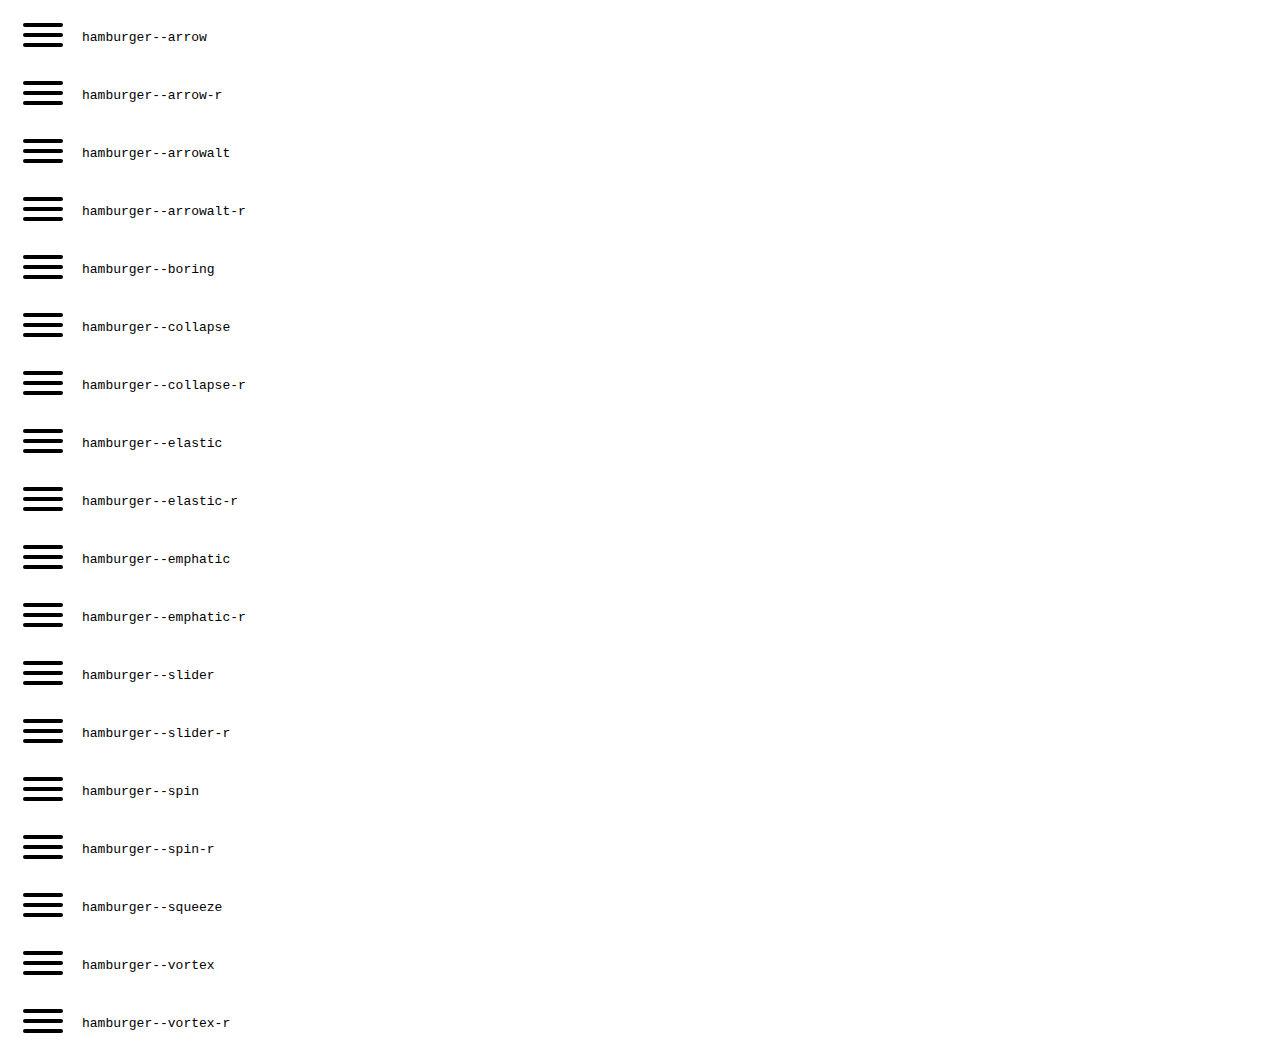
<file: hamburgers-master/dist/example.html>
<!DOCTYPE html>
<html lang="en">
<head>
  <meta charset="UTF-8">
  <title>Hamburgers by Jonathan Suh</title>
  <link rel="stylesheet" href="hamburgers.css">
  <style>
    code {
      display: inline-block;
    }

    code,
    .hamburger {
      vertical-align: middle;
    }
  </style>
</head>
<body>
  <div class="hamburger hamburger--arrow">
    <div class="hamburger-box">
      <div class="hamburger-inner"></div>
    </div>
  </div>
  <code>hamburger--arrow</code>

  <br>

  <div class="hamburger hamburger--arrow-r">
    <div class="hamburger-box">
      <div class="hamburger-inner"></div>
    </div>
  </div>
  <code>hamburger--arrow-r</code>

  <br>

  <div class="hamburger hamburger--arrowalt">
    <div class="hamburger-box">
      <div class="hamburger-inner"></div>
    </div>
  </div>
  <code>hamburger--arrowalt</code>

  <br>

  <div class="hamburger hamburger--arrowalt-r">
    <div class="hamburger-box">
      <div class="hamburger-inner"></div>
    </div>
  </div>
  <code>hamburger--arrowalt-r</code>

  <br>

  <div class="hamburger hamburger--boring">
    <div class="hamburger-box">
      <div class="hamburger-inner"></div>
    </div>
  </div>
  <code>hamburger--boring</code>

  <br>

  <div class="hamburger hamburger--collapse">
    <div class="hamburger-box">
      <div class="hamburger-inner"></div>
    </div>
  </div>
  <code>hamburger--collapse</code>

  <br>

  <div class="hamburger hamburger--collapse-r">
    <div class="hamburger-box">
      <div class="hamburger-inner"></div>
    </div>
  </div>
  <code>hamburger--collapse-r</code>

  <br>

  <div class="hamburger hamburger--elastic">
    <div class="hamburger-box">
      <div class="hamburger-inner"></div>
    </div>
  </div>
  <code>hamburger--elastic</code>

  <br>

  <div class="hamburger hamburger--elastic-r">
    <div class="hamburger-box">
      <div class="hamburger-inner"></div>
    </div>
  </div>
  <code>hamburger--elastic-r</code>

  <br>

  <div class="hamburger hamburger--emphatic">
    <div class="hamburger-box">
      <div class="hamburger-inner"></div>
    </div>
  </div>
  <code>hamburger--emphatic</code>

  <br>

  <div class="hamburger hamburger--emphatic-r">
    <div class="hamburger-box">
      <div class="hamburger-inner"></div>
    </div>
  </div>
  <code>hamburger--emphatic-r</code>

  <br>

  <div class="hamburger hamburger--slider">
    <div class="hamburger-box">
      <div class="hamburger-inner"></div>
    </div>
  </div>
  <code>hamburger--slider</code>

  <br>

  <div class="hamburger hamburger--slider-r">
    <div class="hamburger-box">
      <div class="hamburger-inner"></div>
    </div>
  </div>
  <code>hamburger--slider-r</code>

  <br>

  <div class="hamburger hamburger--spin">
    <div class="hamburger-box">
      <div class="hamburger-inner"></div>
    </div>
  </div>
  <code>hamburger--spin</code>

  <br>

  <div class="hamburger hamburger--spin-r">
    <div class="hamburger-box">
      <div class="hamburger-inner"></div>
    </div>
  </div>
  <code>hamburger--spin-r</code>

  <br>

  <div class="hamburger hamburger--squeeze">
    <div class="hamburger-box">
      <div class="hamburger-inner"></div>
    </div>
  </div>
  <code>hamburger--squeeze</code>

  <br>

  <div class="hamburger hamburger--vortex">
    <div class="hamburger-box">
      <div class="hamburger-inner"></div>
    </div>
  </div>
  <code>hamburger--vortex</code>

  <br>

  <div class="hamburger hamburger--vortex-r">
    <div class="hamburger-box">
      <div class="hamburger-inner"></div>
    </div>
  </div>
  <code>hamburger--vortex-r</code>

  <script>
  /**
   * forEach implementation for Objects/NodeLists/Arrays, automatic type loops and context options
   *
   * @private
   * @author Todd Motto
   * @link https://github.com/toddmotto/foreach
   * @param {Array|Object|NodeList} collection - Collection of items to iterate, could be an Array, Object or NodeList
   * @callback requestCallback      callback   - Callback function for each iteration.
   * @param {Array|Object|NodeList} scope=null - Object/NodeList/Array that forEach is iterating over, to use as the this value when executing callback.
   * @returns {}
   */
    var forEach=function(t,o,r){if("[object Object]"===Object.prototype.toString.call(t))for(var c in t)Object.prototype.hasOwnProperty.call(t,c)&&o.call(r,t[c],c,t);else for(var e=0,l=t.length;l>e;e++)o.call(r,t[e],e,t)};

    var hamburgers = document.querySelectorAll(".hamburger");
    if (hamburgers.length > 0) {
      forEach(hamburgers, function(hamburger) {
        hamburger.addEventListener("click", function() {
          this.classList.toggle("is-active");
        }, false);
      });
    }
  </script>
</body>
</html>
</file>
<file: css/main.css>
html, body {
	margin: 0; 
	padding: 0; 
	font-family: 'Libre Baskerville', sans-serif !important; 
	} 

.container {
	max-width: 940px; 
	margin: 0 auto; 
	} 



/* Header */ 
.header {
	padding: 30px 0px 80px; 
	} 


.nav li a {
	color: #333; 
	margin:0; 
	border:0px; 
}

span {
	color: #20abfc !important;
}

.active{
  color: #20abfc !important;
}

@media (max-width: 500px) {
  .imglogo {
    text-align: center;
  }
 



@media (max-width: 992px) {
  .col-md-9 {
    margin: 0 auto;
    text-align: center;
    width: 100%;
  }
  }

    .nav li {
    text-align: center;
    width: 100%;
  }

  @media (max-width: 500px) {
 .imglogo {
    text-align: center;
    margin-bottom: 20px;
    margin-left: -20px;
  }
      }

    /*
  .jumbotron  {
  background-color: white;
}
 */

.jumbotron h2{
  text-shadow: none;
  font-size: 50px !important;
  margin-top: -5px;
}

 @media (max-width: 500px) {
.jumbotron {
  margin-top: -40px;
  }
    }

  

  @media (max-width: 500px) {
.jumbotron h2 {
  font-size: 50px !important;
  }
    }

  }


    /* work jumbotron */

  .col-md-4 {
  margin-bottom: 30px;
}

h3{
  margin-bottom: 30px;
  margin-top: -5px;
}


    /* Footer */

.footer {
  background: black;
  color: white;
  padding-bottom: 32px;
}

.footer .pull-right{
  text-align: right;
  margin-right: 28px; 
  margin-top: 16px;
}

.footer .col-md-4{
  margin-top: 16px;
  margin-left: -40px;
}


.footer .col-md-4 a{
 text-decoration: none;
    color: white;
}

.footer .col-md-4 a:hover{
    color: #1A77FF;
}

.footer .col-md-4 ul{
  text-align: left;
  width: 100%;

}

.footer .col-md-4 ul li{
  position: relative;
  display: inline;
  list-style: none;
  padding-right: 16px;
}
</file>
<file: css/work.css>
.worknav .col-md-12{
  margin-top: 0px;
  margin-left: -40px;
  margin-bottom: 30px;
  font-size: 12px;
}


.worknav .col-md-12 a{
 text-decoration: none;
    color: grey;
}

.worknav .col-md-12 a:hover{
 border-bottom: solid grey 2px;
}

#activework {
 border-bottom: solid #20abfc 2px;
}


.worknav .col-md-12 ul li{
  position: relative;
  display: inline;
  list-style: none;
  padding-right: 16px;
}
</file>
<file: hamburgers-master/dist/hamburgers.css>
/*!
 * Hamburgers
 * @description Tasty CSS-animated hamburgers
 * @author Jonathan Suh @jonsuh
 * @site https://jonsuh.com/hamburgers
 * @link https://github.com/jonsuh/hamburgers
 */
.hamburger {
  padding: 15px 15px;
  display: inline-block;
  cursor: pointer;
  transition-property: opacity, filter;
  transition-duration: 0.15s;
  transition-timing-function: linear;
  font: inherit;
  color: inherit;
  text-transform: none;
  background-color: transparent;
  border: 0;
  margin: 0;
  overflow: visible; }
  .hamburger:hover {
    opacity: 0.7; }

.hamburger-box {
  width: 40px;
  height: 24px;
  display: inline-block;
  position: relative; }

.hamburger-inner {
  display: block;
  top: 50%;
  margin-top: -2px; }
  .hamburger-inner, .hamburger-inner::before, .hamburger-inner::after {
    width: 40px;
    height: 4px;
    background-color: #000;
    border-radius: 4px;
    position: absolute;
    transition-property: transform;
    transition-duration: 0.15s;
    transition-timing-function: ease; }
  .hamburger-inner::before, .hamburger-inner::after {
    content: "";
    display: block; }
  .hamburger-inner::before {
    top: -10px; }
  .hamburger-inner::after {
    bottom: -10px; }

/*
   * 3DX
   */
.hamburger--3dx .hamburger-box {
  perspective: 80px; }

.hamburger--3dx .hamburger-inner {
  transition: transform 0.2s cubic-bezier(0.645, 0.045, 0.355, 1), background-color 0s 0.1s cubic-bezier(0.645, 0.045, 0.355, 1); }
  .hamburger--3dx .hamburger-inner::before, .hamburger--3dx .hamburger-inner::after {
    transition: transform 0s 0.1s cubic-bezier(0.645, 0.045, 0.355, 1); }

.hamburger--3dx.is-active .hamburger-inner {
  background-color: transparent;
  transform: rotateY(180deg); }
  .hamburger--3dx.is-active .hamburger-inner::before {
    transform: translate3d(0, 10px, 0) rotate(45deg); }
  .hamburger--3dx.is-active .hamburger-inner::after {
    transform: translate3d(0, -10px, 0) rotate(-45deg); }

/*
   * 3DX Reverse
   */
.hamburger--3dx-r .hamburger-box {
  perspective: 80px; }

.hamburger--3dx-r .hamburger-inner {
  transition: transform 0.2s cubic-bezier(0.645, 0.045, 0.355, 1), background-color 0s 0.1s cubic-bezier(0.645, 0.045, 0.355, 1); }
  .hamburger--3dx-r .hamburger-inner::before, .hamburger--3dx-r .hamburger-inner::after {
    transition: transform 0s 0.1s cubic-bezier(0.645, 0.045, 0.355, 1); }

.hamburger--3dx-r.is-active .hamburger-inner {
  background-color: transparent;
  transform: rotateY(-180deg); }
  .hamburger--3dx-r.is-active .hamburger-inner::before {
    transform: translate3d(0, 10px, 0) rotate(45deg); }
  .hamburger--3dx-r.is-active .hamburger-inner::after {
    transform: translate3d(0, -10px, 0) rotate(-45deg); }

/*
   * 3DY
   */
.hamburger--3dy .hamburger-box {
  perspective: 80px; }

.hamburger--3dy .hamburger-inner {
  transition: transform 0.2s cubic-bezier(0.645, 0.045, 0.355, 1), background-color 0s 0.1s cubic-bezier(0.645, 0.045, 0.355, 1); }
  .hamburger--3dy .hamburger-inner::before, .hamburger--3dy .hamburger-inner::after {
    transition: transform 0s 0.1s cubic-bezier(0.645, 0.045, 0.355, 1); }

.hamburger--3dy.is-active .hamburger-inner {
  background-color: transparent;
  transform: rotateX(-180deg); }
  .hamburger--3dy.is-active .hamburger-inner::before {
    transform: translate3d(0, 10px, 0) rotate(45deg); }
  .hamburger--3dy.is-active .hamburger-inner::after {
    transform: translate3d(0, -10px, 0) rotate(-45deg); }

/*
   * 3DY Reverse
   */
.hamburger--3dy-r .hamburger-box {
  perspective: 80px; }

.hamburger--3dy-r .hamburger-inner {
  transition: transform 0.2s cubic-bezier(0.645, 0.045, 0.355, 1), background-color 0s 0.1s cubic-bezier(0.645, 0.045, 0.355, 1); }
  .hamburger--3dy-r .hamburger-inner::before, .hamburger--3dy-r .hamburger-inner::after {
    transition: transform 0s 0.1s cubic-bezier(0.645, 0.045, 0.355, 1); }

.hamburger--3dy-r.is-active .hamburger-inner {
  background-color: transparent;
  transform: rotateX(180deg); }
  .hamburger--3dy-r.is-active .hamburger-inner::before {
    transform: translate3d(0, 10px, 0) rotate(45deg); }
  .hamburger--3dy-r.is-active .hamburger-inner::after {
    transform: translate3d(0, -10px, 0) rotate(-45deg); }

/*
   * Arrow
   */
.hamburger--arrow.is-active .hamburger-inner::before {
  transform: translate3d(-8px, 0, 0) rotate(-45deg) scale(0.7, 1); }

.hamburger--arrow.is-active .hamburger-inner::after {
  transform: translate3d(-8px, 0, 0) rotate(45deg) scale(0.7, 1); }

/*
   * Arrow Right
   */
.hamburger--arrow-r.is-active .hamburger-inner::before {
  transform: translate3d(8px, 0, 0) rotate(45deg) scale(0.7, 1); }

.hamburger--arrow-r.is-active .hamburger-inner::after {
  transform: translate3d(8px, 0, 0) rotate(-45deg) scale(0.7, 1); }

/*
   * Arrow Alt
   */
.hamburger--arrowalt .hamburger-inner::before {
  transition: top 0.1s 0.15s ease, transform 0.15s cubic-bezier(0.165, 0.84, 0.44, 1); }

.hamburger--arrowalt .hamburger-inner::after {
  transition: bottom 0.1s 0.15s ease, transform 0.15s cubic-bezier(0.165, 0.84, 0.44, 1); }

.hamburger--arrowalt.is-active .hamburger-inner::before {
  top: 0;
  transform: translate3d(-8px, -10px, 0) rotate(-45deg) scale(0.7, 1);
  transition: top 0.1s ease, transform 0.15s 0.1s cubic-bezier(0.895, 0.03, 0.685, 0.22); }

.hamburger--arrowalt.is-active .hamburger-inner::after {
  bottom: 0;
  transform: translate3d(-8px, 10px, 0) rotate(45deg) scale(0.7, 1);
  transition: bottom 0.1s ease, transform 0.15s 0.1s cubic-bezier(0.895, 0.03, 0.685, 0.22); }

/*
   * Arrow Alt Right
   */
.hamburger--arrowalt-r .hamburger-inner::before {
  transition: top 0.1s 0.15s ease, transform 0.15s cubic-bezier(0.165, 0.84, 0.44, 1); }

.hamburger--arrowalt-r .hamburger-inner::after {
  transition: bottom 0.1s 0.15s ease, transform 0.15s cubic-bezier(0.165, 0.84, 0.44, 1); }

.hamburger--arrowalt-r.is-active .hamburger-inner::before {
  top: 0;
  transform: translate3d(8px, -10px, 0) rotate(45deg) scale(0.7, 1);
  transition: top 0.1s ease, transform 0.15s 0.1s cubic-bezier(0.895, 0.03, 0.685, 0.22); }

.hamburger--arrowalt-r.is-active .hamburger-inner::after {
  bottom: 0;
  transform: translate3d(8px, 10px, 0) rotate(-45deg) scale(0.7, 1);
  transition: bottom 0.1s ease, transform 0.15s 0.1s cubic-bezier(0.895, 0.03, 0.685, 0.22); }

/*
   * Boring
   */
.hamburger--boring .hamburger-inner, .hamburger--boring .hamburger-inner::before, .hamburger--boring .hamburger-inner::after {
  transition-property: none; }

.hamburger--boring.is-active .hamburger-inner {
  transform: rotate(45deg); }
  .hamburger--boring.is-active .hamburger-inner::before {
    top: 0;
    opacity: 0; }
  .hamburger--boring.is-active .hamburger-inner::after {
    bottom: 0;
    transform: rotate(-90deg); }

/*
   * Collapse
   */
.hamburger--collapse .hamburger-inner {
  top: auto;
  bottom: 0;
  transition-duration: 0.15s;
  transition-delay: 0.15s;
  transition-timing-function: cubic-bezier(0.55, 0.055, 0.675, 0.19); }
  .hamburger--collapse .hamburger-inner::after {
    top: -20px;
    transition: top 0.3s 0.3s cubic-bezier(0.33333, 0.66667, 0.66667, 1), opacity 0.1s linear; }
  .hamburger--collapse .hamburger-inner::before {
    transition: top 0.12s 0.3s cubic-bezier(0.33333, 0.66667, 0.66667, 1), transform 0.15s cubic-bezier(0.55, 0.055, 0.675, 0.19); }

.hamburger--collapse.is-active .hamburger-inner {
  transform: translate3d(0, -10px, 0) rotate(-45deg);
  transition-delay: 0.32s;
  transition-timing-function: cubic-bezier(0.215, 0.61, 0.355, 1); }
  .hamburger--collapse.is-active .hamburger-inner::after {
    top: 0;
    opacity: 0;
    transition: top 0.3s cubic-bezier(0.33333, 0, 0.66667, 0.33333), opacity 0.1s 0.27s linear; }
  .hamburger--collapse.is-active .hamburger-inner::before {
    top: 0;
    transform: rotate(-90deg);
    transition: top 0.12s 0.18s cubic-bezier(0.33333, 0, 0.66667, 0.33333), transform 0.15s 0.42s cubic-bezier(0.215, 0.61, 0.355, 1); }

/*
   * Collapse Reverse
   */
.hamburger--collapse-r .hamburger-inner {
  top: auto;
  bottom: 0;
  transition-duration: 0.15s;
  transition-delay: 0.15s;
  transition-timing-function: cubic-bezier(0.55, 0.055, 0.675, 0.19); }
  .hamburger--collapse-r .hamburger-inner::after {
    top: -20px;
    transition: top 0.3s 0.3s cubic-bezier(0.33333, 0.66667, 0.66667, 1), opacity 0.1s linear; }
  .hamburger--collapse-r .hamburger-inner::before {
    transition: top 0.12s 0.3s cubic-bezier(0.33333, 0.66667, 0.66667, 1), transform 0.15s cubic-bezier(0.55, 0.055, 0.675, 0.19); }

.hamburger--collapse-r.is-active .hamburger-inner {
  transform: translate3d(0, -10px, 0) rotate(45deg);
  transition-delay: 0.32s;
  transition-timing-function: cubic-bezier(0.215, 0.61, 0.355, 1); }
  .hamburger--collapse-r.is-active .hamburger-inner::after {
    top: 0;
    opacity: 0;
    transition: top 0.3s cubic-bezier(0.33333, 0, 0.66667, 0.33333), opacity 0.1s 0.27s linear; }
  .hamburger--collapse-r.is-active .hamburger-inner::before {
    top: 0;
    transform: rotate(90deg);
    transition: top 0.12s 0.18s cubic-bezier(0.33333, 0, 0.66667, 0.33333), transform 0.15s 0.42s cubic-bezier(0.215, 0.61, 0.355, 1); }

/*
   * Elastic
   */
.hamburger--elastic .hamburger-inner {
  top: 2px;
  transition-duration: 0.4s;
  transition-timing-function: cubic-bezier(0.68, -0.55, 0.265, 1.55); }
  .hamburger--elastic .hamburger-inner::before {
    top: 10px;
    transition: opacity 0.15s 0.4s ease; }
  .hamburger--elastic .hamburger-inner::after {
    top: 20px;
    transition: transform 0.4s cubic-bezier(0.68, -0.55, 0.265, 1.55); }

.hamburger--elastic.is-active .hamburger-inner {
  transform: translate3d(0, 10px, 0) rotate(135deg);
  transition-delay: 0.1s; }
  .hamburger--elastic.is-active .hamburger-inner::before {
    transition-delay: 0s;
    opacity: 0; }
  .hamburger--elastic.is-active .hamburger-inner::after {
    transform: translate3d(0, -20px, 0) rotate(-270deg);
    transition-delay: 0.1s; }

/*
   * Elastic Reverse
   */
.hamburger--elastic-r .hamburger-inner {
  top: 2px;
  transition-duration: 0.4s;
  transition-timing-function: cubic-bezier(0.68, -0.55, 0.265, 1.55); }
  .hamburger--elastic-r .hamburger-inner::before {
    top: 10px;
    transition: opacity 0.15s 0.4s ease; }
  .hamburger--elastic-r .hamburger-inner::after {
    top: 20px;
    transition: transform 0.4s cubic-bezier(0.68, -0.55, 0.265, 1.55); }

.hamburger--elastic-r.is-active .hamburger-inner {
  transform: translate3d(0, 10px, 0) rotate(-135deg);
  transition-delay: 0.1s; }
  .hamburger--elastic-r.is-active .hamburger-inner::before {
    transition-delay: 0s;
    opacity: 0; }
  .hamburger--elastic-r.is-active .hamburger-inner::after {
    transform: translate3d(0, -20px, 0) rotate(270deg);
    transition-delay: 0.1s; }

/*
   * Emphatic
   */
.hamburger--emphatic {
  overflow: hidden; }
  .hamburger--emphatic .hamburger-inner {
    transition: background-color 0.2s 0.25s ease-in; }
    .hamburger--emphatic .hamburger-inner::before {
      left: 0;
      transition: transform 0.2s cubic-bezier(0.6, 0.04, 0.98, 0.335), top 0.05s 0.2s linear, left 0.2s 0.25s ease-in; }
    .hamburger--emphatic .hamburger-inner::after {
      top: 10px;
      right: 0;
      transition: transform 0.2s cubic-bezier(0.6, 0.04, 0.98, 0.335), top 0.05s 0.2s linear, right 0.2s 0.25s ease-in; }
  .hamburger--emphatic.is-active .hamburger-inner {
    transition-delay: 0s;
    transition-timing-function: ease-out;
    background-color: transparent; }
    .hamburger--emphatic.is-active .hamburger-inner::before {
      left: -80px;
      top: -80px;
      transform: translate3d(80px, 80px, 0) rotate(45deg);
      transition: left 0.2s ease-out, top 0.05s 0.2s linear, transform 0.2s 0.25s cubic-bezier(0.075, 0.82, 0.165, 1); }
    .hamburger--emphatic.is-active .hamburger-inner::after {
      right: -80px;
      top: -80px;
      transform: translate3d(-80px, 80px, 0) rotate(-45deg);
      transition: right 0.2s ease-out, top 0.05s 0.2s linear, transform 0.2s 0.25s cubic-bezier(0.075, 0.82, 0.165, 1); }

/*
   * Emphatic Reverse
   */
.hamburger--emphatic-r {
  overflow: hidden; }
  .hamburger--emphatic-r .hamburger-inner {
    transition: background-color 0.2s 0.25s ease-in; }
    .hamburger--emphatic-r .hamburger-inner::before {
      left: 0;
      transition: transform 0.2s cubic-bezier(0.6, 0.04, 0.98, 0.335), top 0.05s 0.2s linear, left 0.2s 0.25s ease-in; }
    .hamburger--emphatic-r .hamburger-inner::after {
      top: 10px;
      right: 0;
      transition: transform 0.2s cubic-bezier(0.6, 0.04, 0.98, 0.335), top 0.05s 0.2s linear, right 0.2s 0.25s ease-in; }
  .hamburger--emphatic-r.is-active .hamburger-inner {
    transition-delay: 0s;
    transition-timing-function: ease-out;
    background-color: transparent; }
    .hamburger--emphatic-r.is-active .hamburger-inner::before {
      left: -80px;
      top: 80px;
      transform: translate3d(80px, -80px, 0) rotate(-45deg);
      transition: left 0.2s ease-out, top 0.05s 0.2s linear, transform 0.2s 0.25s cubic-bezier(0.075, 0.82, 0.165, 1); }
    .hamburger--emphatic-r.is-active .hamburger-inner::after {
      right: -80px;
      top: 80px;
      transform: translate3d(-80px, -80px, 0) rotate(45deg);
      transition: right 0.2s ease-out, top 0.05s 0.2s linear, transform 0.2s 0.25s cubic-bezier(0.075, 0.82, 0.165, 1); }

/*
   * Slider
   */
.hamburger--slider .hamburger-inner {
  top: 2px; }
  .hamburger--slider .hamburger-inner::before {
    top: 10px;
    transition-property: transform, opacity;
    transition-timing-function: ease;
    transition-duration: 0.2s; }
  .hamburger--slider .hamburger-inner::after {
    top: 20px; }

.hamburger--slider.is-active .hamburger-inner {
  transform: translate3d(0, 10px, 0) rotate(45deg); }
  .hamburger--slider.is-active .hamburger-inner::before {
    transform: rotate(-45deg) translate3d(-5.71429px, -6px, 0);
    opacity: 0; }
  .hamburger--slider.is-active .hamburger-inner::after {
    transform: translate3d(0, -20px, 0) rotate(-90deg); }

/*
   * Slider Reverse
   */
.hamburger--slider-r .hamburger-inner {
  top: 2px; }
  .hamburger--slider-r .hamburger-inner::before {
    top: 10px;
    transition-property: transform, opacity;
    transition-timing-function: ease;
    transition-duration: 0.2s; }
  .hamburger--slider-r .hamburger-inner::after {
    top: 20px; }

.hamburger--slider-r.is-active .hamburger-inner {
  transform: translate3d(0, 10px, 0) rotate(-45deg); }
  .hamburger--slider-r.is-active .hamburger-inner::before {
    transform: rotate(45deg) translate3d(5.71429px, -6px, 0);
    opacity: 0; }
  .hamburger--slider-r.is-active .hamburger-inner::after {
    transform: translate3d(0, -20px, 0) rotate(90deg); }

/*
   * Spring
   */
.hamburger--spring .hamburger-inner {
  top: 2px;
  transition: background-color 0s 0.15s linear; }
  .hamburger--spring .hamburger-inner::before {
    top: 10px;
    transition: top 0.12s 0.3s cubic-bezier(0.33333, 0.66667, 0.66667, 1), transform 0.15s cubic-bezier(0.55, 0.055, 0.675, 0.19); }
  .hamburger--spring .hamburger-inner::after {
    top: 20px;
    transition: top 0.3s 0.3s cubic-bezier(0.33333, 0.66667, 0.66667, 1), transform 0.15s cubic-bezier(0.55, 0.055, 0.675, 0.19); }

.hamburger--spring.is-active .hamburger-inner {
  transition-delay: 0.32s;
  background-color: transparent; }
  .hamburger--spring.is-active .hamburger-inner::before {
    top: 0;
    transition: top 0.12s 0.18s cubic-bezier(0.33333, 0, 0.66667, 0.33333), transform 0.15s 0.32s cubic-bezier(0.215, 0.61, 0.355, 1);
    transform: translate3d(0, 10px, 0) rotate(45deg); }
  .hamburger--spring.is-active .hamburger-inner::after {
    top: 0;
    transition: top 0.3s cubic-bezier(0.33333, 0, 0.66667, 0.33333), transform 0.15s 0.32s cubic-bezier(0.215, 0.61, 0.355, 1);
    transform: translate3d(0, 10px, 0) rotate(-45deg); }

/*
   * Spring Reverse
   */
.hamburger--spring-r .hamburger-inner {
  top: auto;
  bottom: 0;
  transition-duration: 0.15s;
  transition-delay: 0s;
  transition-timing-function: cubic-bezier(0.55, 0.055, 0.675, 0.19); }
  .hamburger--spring-r .hamburger-inner::after {
    top: -20px;
    transition: top 0.3s 0.3s cubic-bezier(0.33333, 0.66667, 0.66667, 1), opacity 0s linear; }
  .hamburger--spring-r .hamburger-inner::before {
    transition: top 0.12s 0.3s cubic-bezier(0.33333, 0.66667, 0.66667, 1), transform 0.15s cubic-bezier(0.55, 0.055, 0.675, 0.19); }

.hamburger--spring-r.is-active .hamburger-inner {
  transform: translate3d(0, -10px, 0) rotate(-45deg);
  transition-delay: 0.32s;
  transition-timing-function: cubic-bezier(0.215, 0.61, 0.355, 1); }
  .hamburger--spring-r.is-active .hamburger-inner::after {
    top: 0;
    opacity: 0;
    transition: top 0.3s cubic-bezier(0.33333, 0, 0.66667, 0.33333), opacity 0s 0.32s linear; }
  .hamburger--spring-r.is-active .hamburger-inner::before {
    top: 0;
    transform: rotate(90deg);
    transition: top 0.12s 0.18s cubic-bezier(0.33333, 0, 0.66667, 0.33333), transform 0.15s 0.32s cubic-bezier(0.215, 0.61, 0.355, 1); }

/*
   * Stand
   */
.hamburger--stand .hamburger-inner {
  transition: transform 0.1s 0.22s cubic-bezier(0.55, 0.055, 0.675, 0.19), background-color 0s 0.1s linear; }
  .hamburger--stand .hamburger-inner::before {
    transition: top 0.1s 0.1s ease-in, transform 0.1s 0s cubic-bezier(0.55, 0.055, 0.675, 0.19); }
  .hamburger--stand .hamburger-inner::after {
    transition: bottom 0.1s 0.1s ease-in, transform 0.1s 0s cubic-bezier(0.55, 0.055, 0.675, 0.19); }

.hamburger--stand.is-active .hamburger-inner {
  transform: rotate(90deg);
  background-color: transparent;
  transition: transform 0.1s 0s cubic-bezier(0.215, 0.61, 0.355, 1), background-color 0s 0.22s linear; }
  .hamburger--stand.is-active .hamburger-inner::before {
    top: 0;
    transform: rotate(-45deg);
    transition: top 0.1s 0.12s ease-out, transform 0.1s 0.22s cubic-bezier(0.215, 0.61, 0.355, 1); }
  .hamburger--stand.is-active .hamburger-inner::after {
    bottom: 0;
    transform: rotate(45deg);
    transition: bottom 0.1s 0.12s ease-out, transform 0.1s 0.22s cubic-bezier(0.215, 0.61, 0.355, 1); }

/*
   * Stand Reverse
   */
.hamburger--stand-r .hamburger-inner {
  transition: transform 0.1s 0.22s cubic-bezier(0.55, 0.055, 0.675, 0.19), background-color 0s 0.1s linear; }
  .hamburger--stand-r .hamburger-inner::before {
    transition: top 0.1s 0.1s ease-in, transform 0.1s 0s cubic-bezier(0.55, 0.055, 0.675, 0.19); }
  .hamburger--stand-r .hamburger-inner::after {
    transition: bottom 0.1s 0.1s ease-in, transform 0.1s 0s cubic-bezier(0.55, 0.055, 0.675, 0.19); }

.hamburger--stand-r.is-active .hamburger-inner {
  transform: rotate(-90deg);
  background-color: transparent;
  transition: transform 0.1s 0s cubic-bezier(0.215, 0.61, 0.355, 1), background-color 0s 0.22s linear; }
  .hamburger--stand-r.is-active .hamburger-inner::before {
    top: 0;
    transform: rotate(-45deg);
    transition: top 0.1s 0.12s ease-out, transform 0.1s 0.22s cubic-bezier(0.215, 0.61, 0.355, 1); }
  .hamburger--stand-r.is-active .hamburger-inner::after {
    bottom: 0;
    transform: rotate(45deg);
    transition: bottom 0.1s 0.12s ease-out, transform 0.1s 0.22s cubic-bezier(0.215, 0.61, 0.355, 1); }

/*
   * Spin
   */
.hamburger--spin .hamburger-inner {
  transition-duration: 0.3s;
  transition-timing-function: cubic-bezier(0.55, 0.055, 0.675, 0.19); }
  .hamburger--spin .hamburger-inner::before {
    transition: top 0.1s 0.34s ease-in, opacity 0.1s ease-in; }
  .hamburger--spin .hamburger-inner::after {
    transition: bottom 0.1s 0.34s ease-in, transform 0.3s cubic-bezier(0.55, 0.055, 0.675, 0.19); }

.hamburger--spin.is-active .hamburger-inner {
  transform: rotate(225deg);
  transition-delay: 0.14s;
  transition-timing-function: cubic-bezier(0.215, 0.61, 0.355, 1); }
  .hamburger--spin.is-active .hamburger-inner::before {
    top: 0;
    opacity: 0;
    transition: top 0.1s ease-out, opacity 0.1s 0.14s ease-out; }
  .hamburger--spin.is-active .hamburger-inner::after {
    bottom: 0;
    transform: rotate(-90deg);
    transition: bottom 0.1s ease-out, transform 0.3s 0.14s cubic-bezier(0.215, 0.61, 0.355, 1); }

/*
   * Spin Reverse
   */
.hamburger--spin-r .hamburger-inner {
  transition-duration: 0.3s;
  transition-timing-function: cubic-bezier(0.55, 0.055, 0.675, 0.19); }
  .hamburger--spin-r .hamburger-inner::before {
    transition: top 0.1s 0.34s ease-in, opacity 0.1s ease-in; }
  .hamburger--spin-r .hamburger-inner::after {
    transition: bottom 0.1s 0.34s ease-in, transform 0.3s cubic-bezier(0.55, 0.055, 0.675, 0.19); }

.hamburger--spin-r.is-active .hamburger-inner {
  transform: rotate(-225deg);
  transition-delay: 0.14s;
  transition-timing-function: cubic-bezier(0.215, 0.61, 0.355, 1); }
  .hamburger--spin-r.is-active .hamburger-inner::before {
    top: 0;
    opacity: 0;
    transition: top 0.1s ease-out, opacity 0.1s 0.14s ease-out; }
  .hamburger--spin-r.is-active .hamburger-inner::after {
    bottom: 0;
    transform: rotate(90deg);
    transition: bottom 0.1s ease-out, transform 0.3s 0.14s cubic-bezier(0.215, 0.61, 0.355, 1); }

/*
   * Squeeze
   */
.hamburger--squeeze .hamburger-inner {
  transition-duration: 0.1s;
  transition-timing-function: cubic-bezier(0.55, 0.055, 0.675, 0.19); }
  .hamburger--squeeze .hamburger-inner::before {
    transition: top 0.1s 0.14s ease, opacity 0.1s ease; }
  .hamburger--squeeze .hamburger-inner::after {
    transition: bottom 0.1s 0.14s ease, transform 0.1s cubic-bezier(0.55, 0.055, 0.675, 0.19); }

.hamburger--squeeze.is-active .hamburger-inner {
  transform: rotate(45deg);
  transition-delay: 0.14s;
  transition-timing-function: cubic-bezier(0.215, 0.61, 0.355, 1); }
  .hamburger--squeeze.is-active .hamburger-inner::before {
    top: 0;
    opacity: 0;
    transition: top 0.1s ease, opacity 0.1s 0.14s ease; }
  .hamburger--squeeze.is-active .hamburger-inner::after {
    bottom: 0;
    transform: rotate(-90deg);
    transition: bottom 0.1s ease, transform 0.1s 0.14s cubic-bezier(0.215, 0.61, 0.355, 1); }

/*
   * Vortex
   */
.hamburger--vortex .hamburger-inner {
  transition-duration: 0.3s;
  transition-timing-function: cubic-bezier(0.19, 1, 0.22, 1); }
  .hamburger--vortex .hamburger-inner::before, .hamburger--vortex .hamburger-inner::after {
    transition-duration: 0s;
    transition-delay: 0.1s;
    transition-timing-function: linear; }
  .hamburger--vortex .hamburger-inner::before {
    transition-property: top, opacity; }
  .hamburger--vortex .hamburger-inner::after {
    transition-property: bottom, transform; }

.hamburger--vortex.is-active .hamburger-inner {
  transform: rotate(765deg);
  transition-timing-function: cubic-bezier(0.19, 1, 0.22, 1); }
  .hamburger--vortex.is-active .hamburger-inner::before, .hamburger--vortex.is-active .hamburger-inner::after {
    transition-delay: 0s; }
  .hamburger--vortex.is-active .hamburger-inner::before {
    top: 0;
    opacity: 0; }
  .hamburger--vortex.is-active .hamburger-inner::after {
    bottom: 0;
    transform: rotate(90deg); }

/*
   * Vortex Reverse
   */
.hamburger--vortex-r .hamburger-inner {
  transition-duration: 0.3s;
  transition-timing-function: cubic-bezier(0.19, 1, 0.22, 1); }
  .hamburger--vortex-r .hamburger-inner::before, .hamburger--vortex-r .hamburger-inner::after {
    transition-duration: 0s;
    transition-delay: 0.1s;
    transition-timing-function: linear; }
  .hamburger--vortex-r .hamburger-inner::before {
    transition-property: top, opacity; }
  .hamburger--vortex-r .hamburger-inner::after {
    transition-property: bottom, transform; }

.hamburger--vortex-r.is-active .hamburger-inner {
  transform: rotate(-765deg);
  transition-timing-function: cubic-bezier(0.19, 1, 0.22, 1); }
  .hamburger--vortex-r.is-active .hamburger-inner::before, .hamburger--vortex-r.is-active .hamburger-inner::after {
    transition-delay: 0s; }
  .hamburger--vortex-r.is-active .hamburger-inner::before {
    top: 0;
    opacity: 0; }
  .hamburger--vortex-r.is-active .hamburger-inner::after {
    bottom: 0;
    transform: rotate(-90deg); }
</file>
